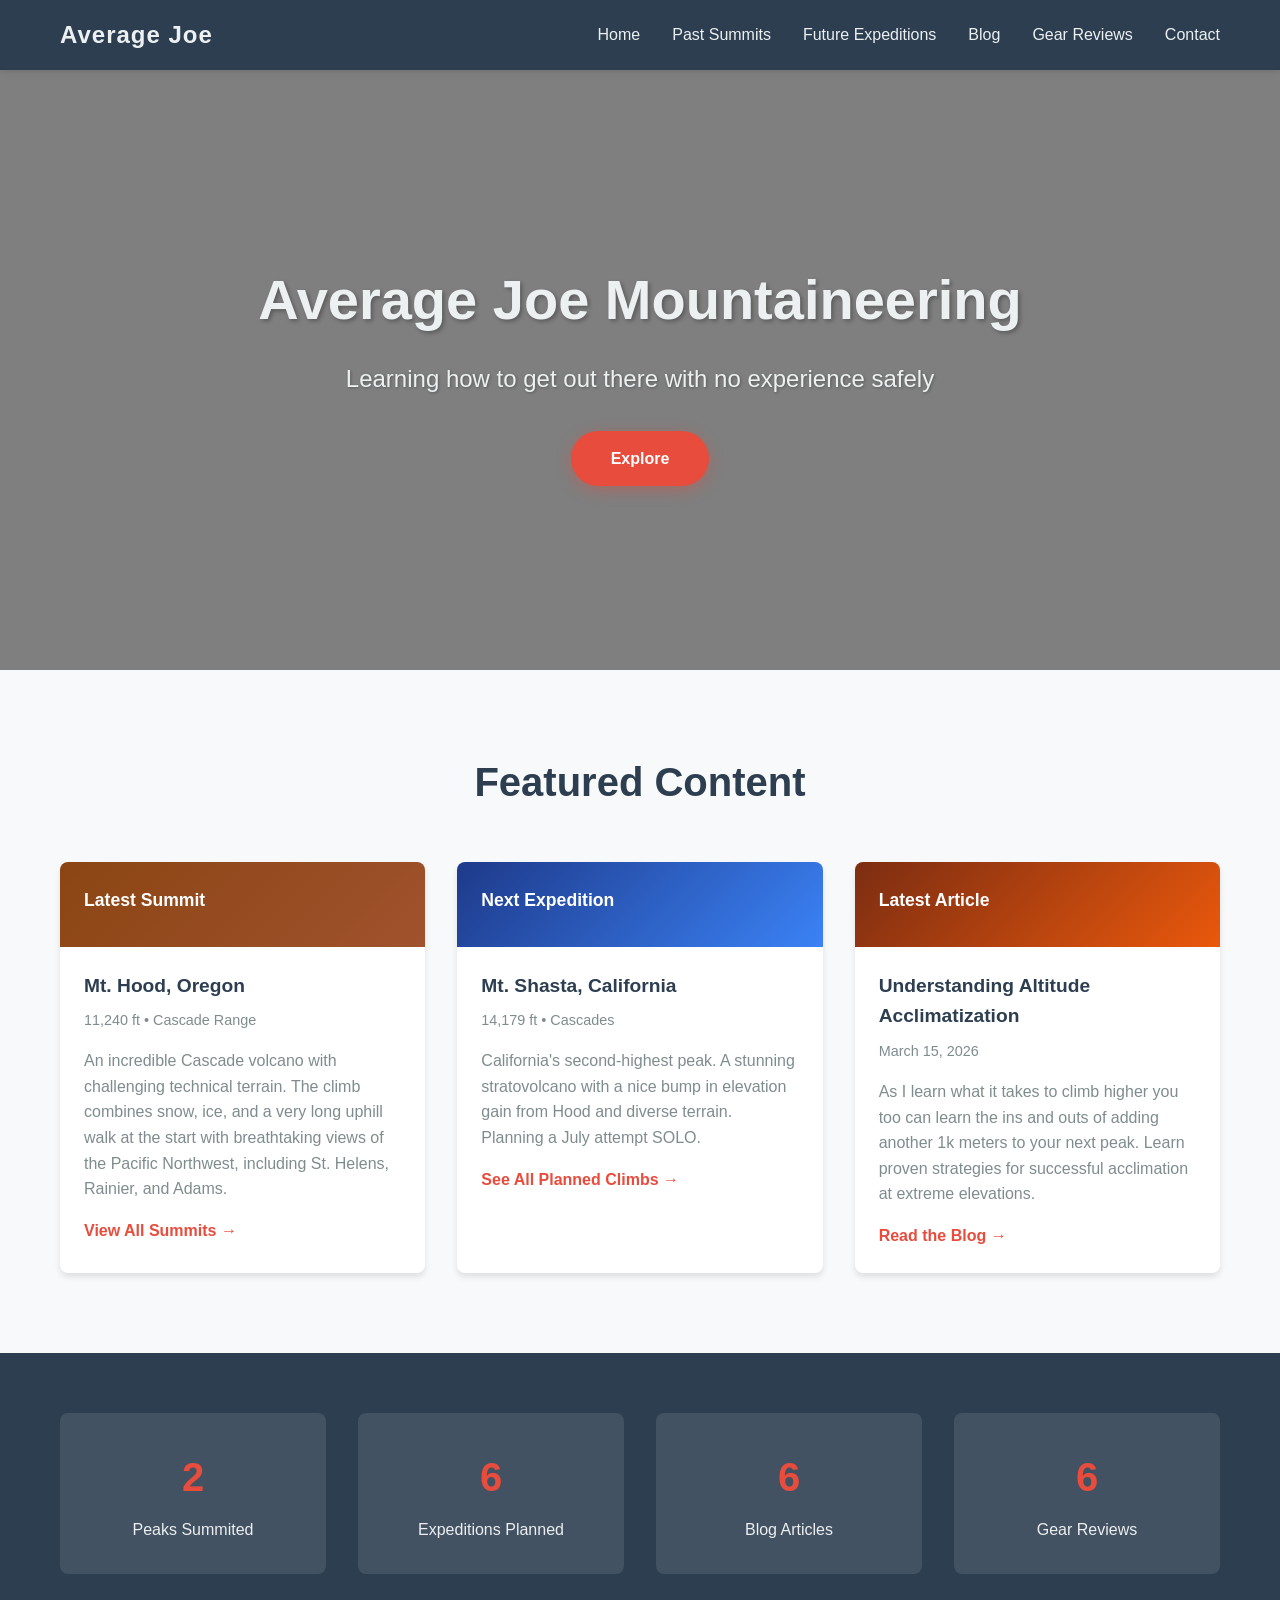
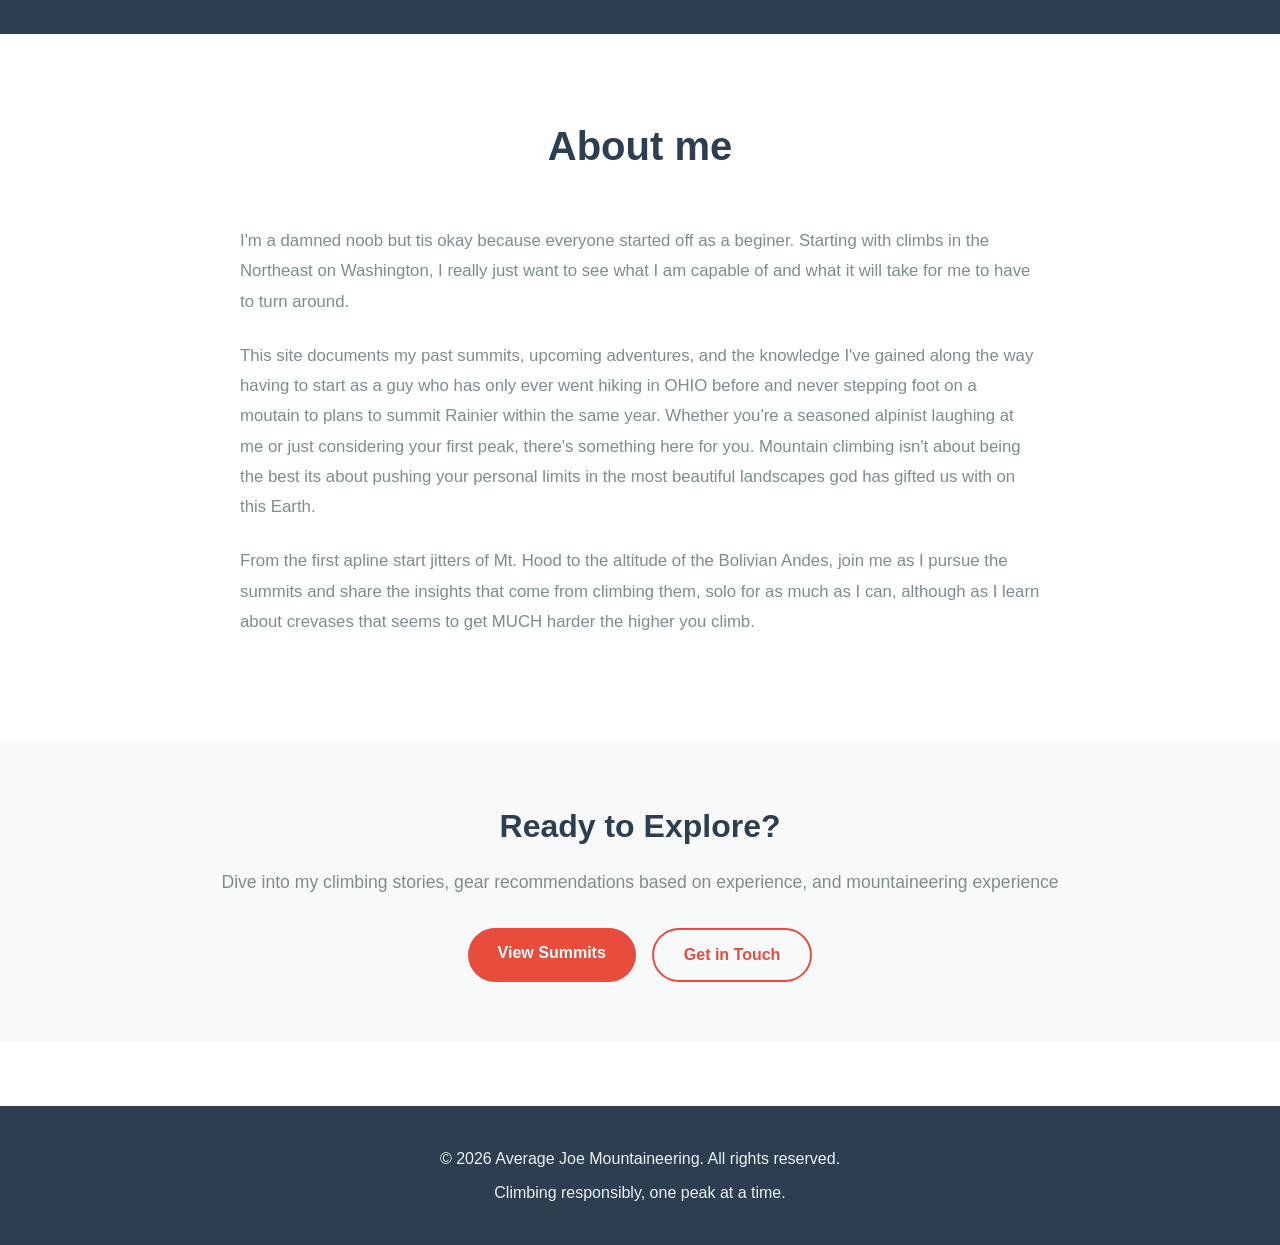
<file: index.html>
<!DOCTYPE html>
<html lang="en">
<head>
    <meta charset="UTF-8">
    <meta name="viewport" content="width=device-width, initial-scale=1.0">
    <title>Average Joe Mountaineering - From Noob to beginner</title>
    <link rel="stylesheet" href="styles.css">
</head>
<body>
    <!-- Navigation -->
    <nav class="navbar">
        <div class="nav-container">
            <div class="nav-brand">Average Joe</div>
            <ul class="nav-menu">
                <li><a href="index.html">Home</a></li>
                <li><a href="past-summits.html">Past Summits</a></li>
                <li><a href="future-expeditions.html">Future Expeditions</a></li>
                <li><a href="blog.html">Blog</a></li>
                <li><a href="gear-reviews.html">Gear Reviews</a></li>
                <li><a href="contact.html">Contact</a></li>
            </ul>
        </div>
    </nav>

    <!-- Hero Section -->
    <section class="hero">
        <div class="hero-content">
            <h1>Average Joe Mountaineering</h1>
            <p class="tagline">Learning how to get out there with no experience safely</p>
            <a href="#featured" class="cta-button">Explore</a>
        </div>
        <div class="hero-overlay"></div>
    </section>

    <!-- Featured Content -->
    <section id="featured" class="featured-section">
        <div class="container">
            <h2>Featured Content</h2>
            <div class="featured-grid">
                <div class="featured-card">
                    <div class="card-header summit-header">
                        <h3>Latest Summit</h3>
                    </div>
                    <div class="card-body">
                        <h4>Mt. Hood, Oregon</h4>
                        <p class="peak-info">11,240 ft • Cascade Range</p>
                        <p>An incredible Cascade volcano with challenging technical terrain. The climb combines snow, ice, and a very long uphill walk at the start with breathtaking views of the Pacific Northwest, including St. Helens, Rainier, and Adams.</p>
                        <a href="past-summits.html" class="card-link">View All Summits →</a>
                    </div>
                </div>

                <div class="featured-card">
                    <div class="card-header expedition-header">
                        <h3>Next Expedition</h3>
                    </div>
                    <div class="card-body">
                        <h4>Mt. Shasta, California</h4>
                        <p class="peak-info">14,179 ft • Cascades</p>
                        <p>California's second-highest peak. A stunning stratovolcano with a nice bump in elevation gain from Hood and diverse terrain. Planning a July attempt SOLO.</p>
                        <a href="future-expeditions.html" class="card-link">See All Planned Climbs →</a>
                    </div>
                </div>

                <div class="featured-card">
                    <div class="card-header blog-header">
                        <h3>Latest Article</h3>
                    </div>
                    <div class="card-body">
                        <h4>Understanding Altitude Acclimatization</h4>
                        <p class="article-date">March 15, 2026</p>
                        <p>As I learn what it takes to climb higher you too can learn the ins and outs of adding another 1k meters to your next peak. Learn proven strategies for successful acclimation at extreme elevations.</p>
                        <a href="blog.html" class="card-link">Read the Blog →</a>
                    </div>
                </div>
            </div>
        </div>
    </section>

    <!-- Quick Stats -->
    <section class="stats-section">
        <div class="container">
            <div class="stats-grid">
                <div class="stat-card">
                    <div class="stat-number">2</div>
                    <div class="stat-label">Peaks Summited</div>
                </div>
                <div class="stat-card">
                    <div class="stat-number">6</div>
                    <div class="stat-label">Expeditions Planned</div>
                </div>
                <div class="stat-card">
                    <div class="stat-number">6</div>
                    <div class="stat-label">Blog Articles</div>
                </div>
                <div class="stat-card">
                    <div class="stat-number">6</div>
                    <div class="stat-label">Gear Reviews</div>
                </div>
            </div>
        </div>
    </section>

    <!-- About Section -->
    <section class="about-section">
        <div class="container">
            <h2>About me</h2>
            <div class="about-content">
                <p>I'm a damned noob but tis okay because everyone started off as a beginer. Starting with climbs in the Northeast on Washington, I really just want to see what I am capable of and what it will take for me to have to turn around.</p>
                <p>This site documents my past summits, upcoming adventures, and the knowledge I've gained along the way having to start as a guy who has only ever went hiking in OHIO before and never stepping foot on a moutain to plans to summit Rainier within the same year. Whether you're a seasoned alpinist laughing at me or just considering your first peak, there's something here for you. Mountain climbing isn't about being the best its about pushing your personal limits in the most beautiful landscapes god has gifted us with on this Earth.</p>
                <p>From the first apline start jitters of Mt. Hood to the altitude of the Bolivian Andes, join me as I pursue the summits and share the insights that come from climbing them, solo for as much as I can, although as I learn about crevases that seems to get MUCH harder the higher you climb.</p>
            </div>
        </div>
    </section>

    <!-- Call to Action -->
    <section class="cta-section">
        <div class="container">
            <h2>Ready to Explore?</h2>
            <p>Dive into my climbing stories, gear recommendations based on experience, and mountaineering experience</p>
            <div class="cta-buttons">
                <a href="past-summits.html" class="btn btn-primary">View Summits</a>
                <a href="contact.html" class="btn btn-secondary">Get in Touch</a>
            </div>
        </div>
    </section>

    <!-- Footer -->
    <footer class="footer">
        <div class="container">
            <p>&copy; 2026 Average Joe Mountaineering. All rights reserved.</p>
            <p>Climbing responsibly, one peak at a time.</p>
        </div>
    </footer>

    <script src="script.js"></script>
</body>
</html>
</file>
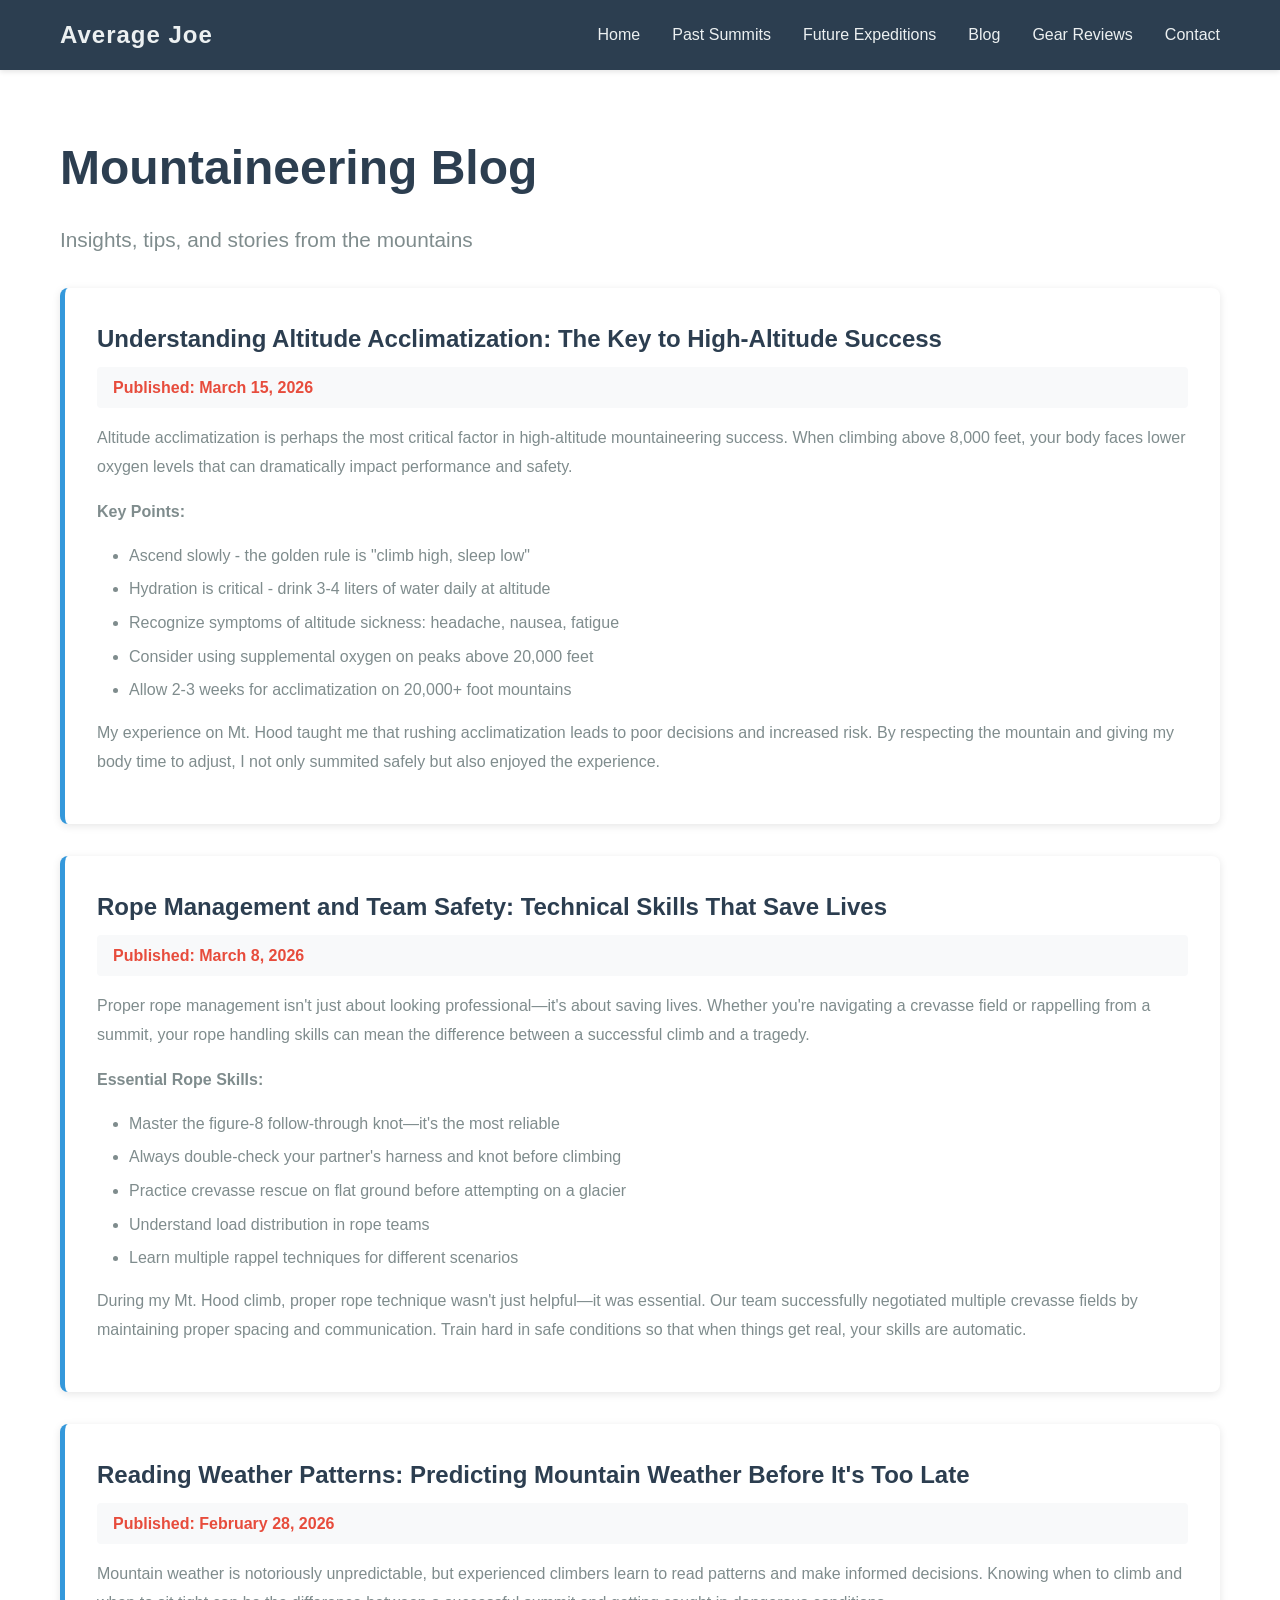
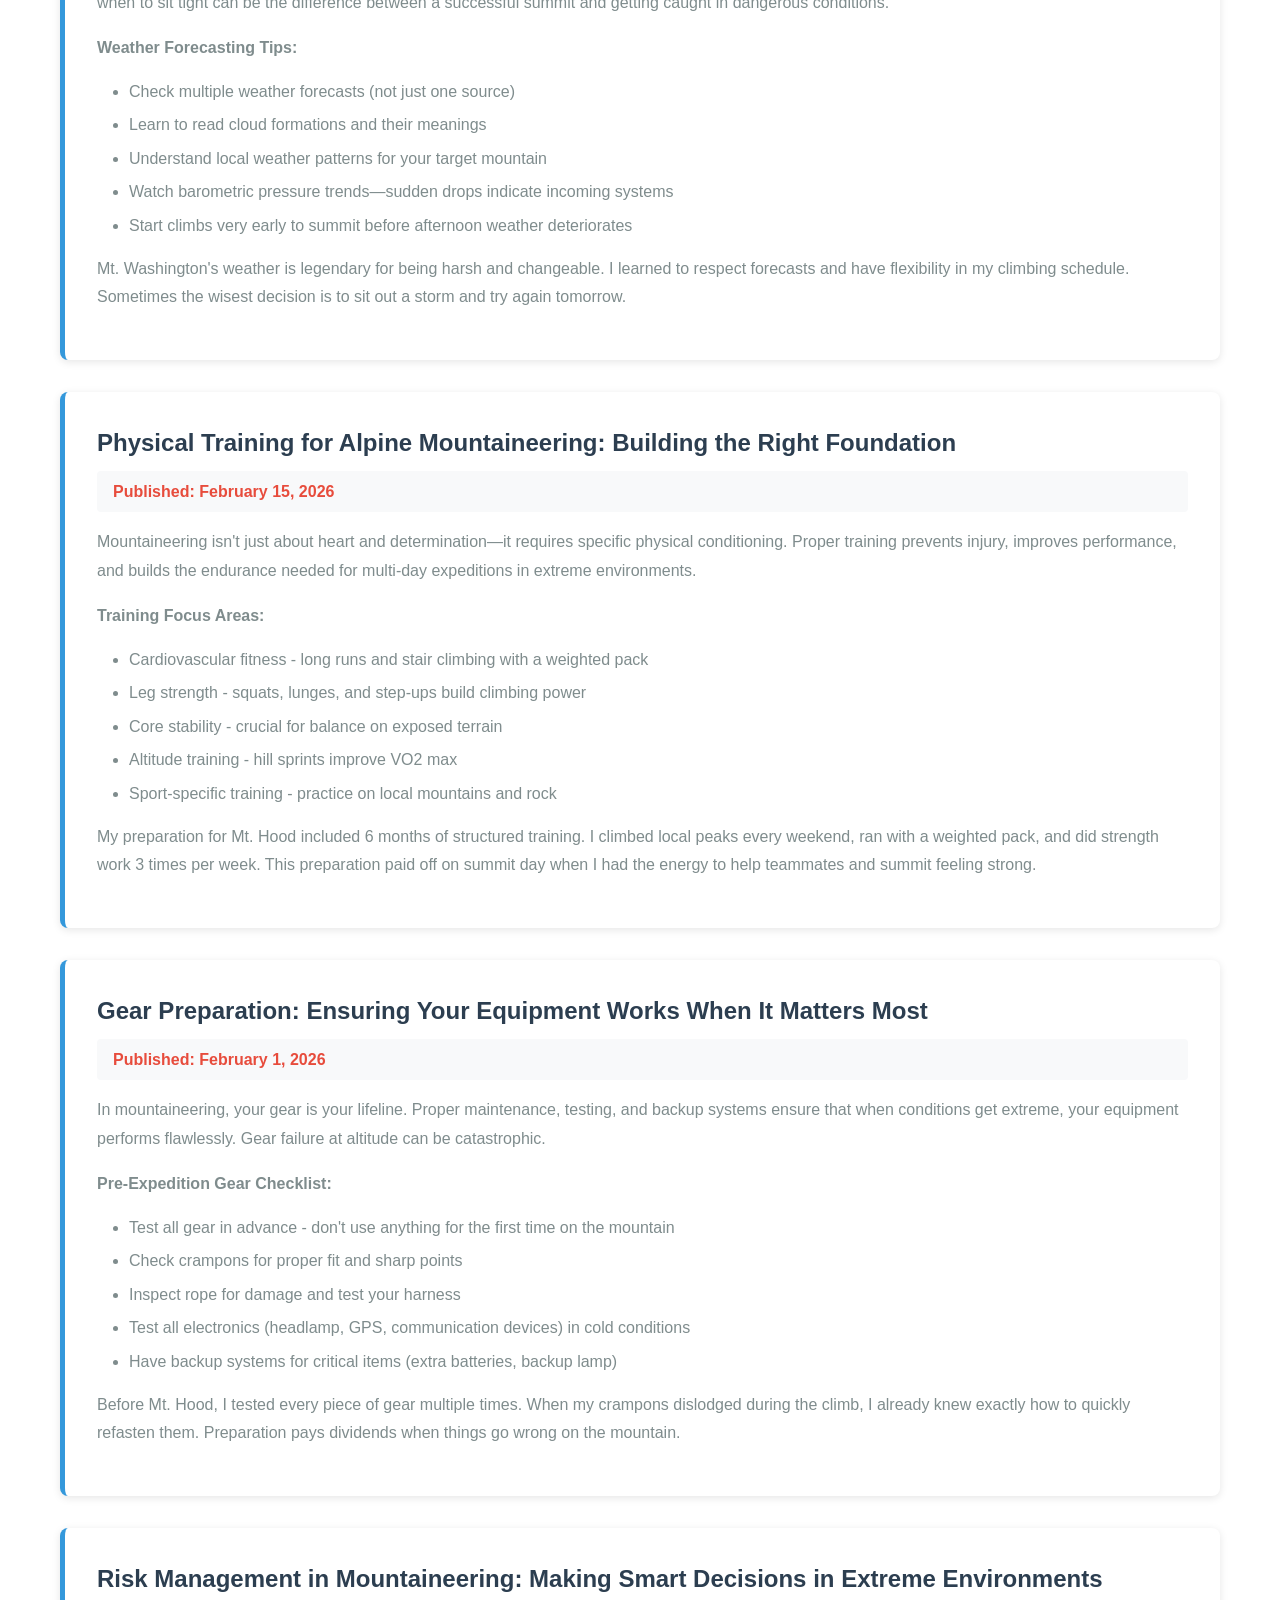
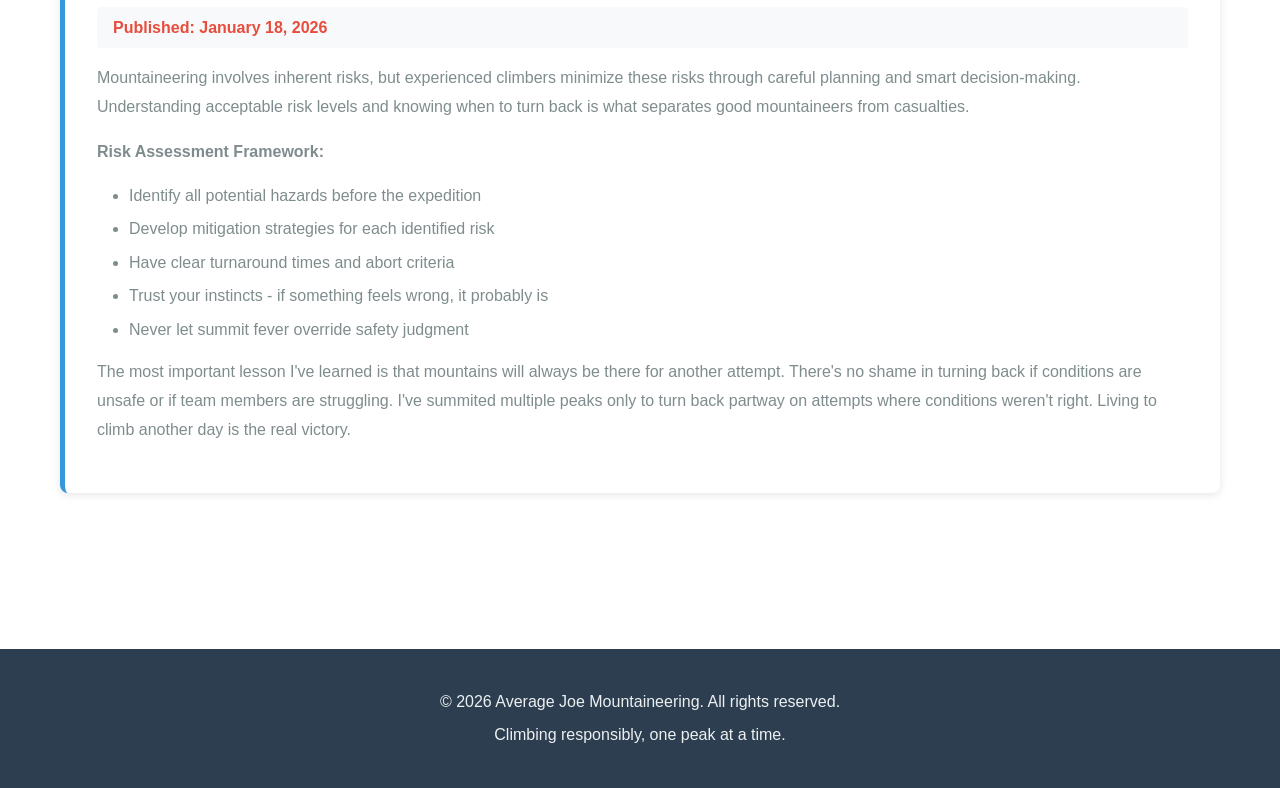
<file: blog.html>
<!DOCTYPE html>
<html lang="en">
<head>
    <meta charset="UTF-8">
    <meta name="viewport" content="width=device-width, initial-scale=1.0">
    <title>Mountaineering Blog - Average Joe Mountaineering</title>
    <link rel="stylesheet" href="styles.css">
</head>
<body>
    <!-- Navigation -->
    <nav class="navbar">
        <div class="nav-container">
            <div class="nav-brand">Average Joe</div>
            <ul class="nav-menu">
                <li><a href="index.html">Home</a></li>
                <li><a href="past-summits.html">Past Summits</a></li>
                <li><a href="future-expeditions.html">Future Expeditions</a></li>
                <li><a href="blog.html">Blog</a></li>
                <li><a href="gear-reviews.html">Gear Reviews</a></li>
                <li><a href="contact.html">Contact</a></li>
            </ul>
        </div>
    </nav>

    <!-- Page Content -->
    <section class="page-section">
        <div class="container">
            <h1>Mountaineering Blog</h1>
            <p class="subtitle">Insights, tips, and stories from the mountains</p>

            <!-- Article 1 -->
            <div class="blog-article">
                <h3>Understanding Altitude Acclimatization: The Key to High-Altitude Success</h3>
                <div class="date">Published: March 15, 2026</div>
                <p>Altitude acclimatization is perhaps the most critical factor in high-altitude mountaineering success. When climbing above 8,000 feet, your body faces lower oxygen levels that can dramatically impact performance and safety.</p>
                <p><strong>Key Points:</strong></p>
                <ul style="color: var(--text-muted); padding-left: 2rem; margin: 1rem 0;">
                    <li>Ascend slowly - the golden rule is "climb high, sleep low"</li>
                    <li>Hydration is critical - drink 3-4 liters of water daily at altitude</li>
                    <li>Recognize symptoms of altitude sickness: headache, nausea, fatigue</li>
                    <li>Consider using supplemental oxygen on peaks above 20,000 feet</li>
                    <li>Allow 2-3 weeks for acclimatization on 20,000+ foot mountains</li>
                </ul>
                <p>My experience on Mt. Hood taught me that rushing acclimatization leads to poor decisions and increased risk. By respecting the mountain and giving my body time to adjust, I not only summited safely but also enjoyed the experience.</p>
            </div>

            <!-- Article 2 -->
            <div class="blog-article">
                <h3>Rope Management and Team Safety: Technical Skills That Save Lives</h3>
                <div class="date">Published: March 8, 2026</div>
                <p>Proper rope management isn't just about looking professional—it's about saving lives. Whether you're navigating a crevasse field or rappelling from a summit, your rope handling skills can mean the difference between a successful climb and a tragedy.</p>
                <p><strong>Essential Rope Skills:</strong></p>
                <ul style="color: var(--text-muted); padding-left: 2rem; margin: 1rem 0;">
                    <li>Master the figure-8 follow-through knot—it's the most reliable</li>
                    <li>Always double-check your partner's harness and knot before climbing</li>
                    <li>Practice crevasse rescue on flat ground before attempting on a glacier</li>
                    <li>Understand load distribution in rope teams</li>
                    <li>Learn multiple rappel techniques for different scenarios</li>
                </ul>
                <p>During my Mt. Hood climb, proper rope technique wasn't just helpful—it was essential. Our team successfully negotiated multiple crevasse fields by maintaining proper spacing and communication. Train hard in safe conditions so that when things get real, your skills are automatic.</p>
            </div>

            <!-- Article 3 -->
            <div class="blog-article">
                <h3>Reading Weather Patterns: Predicting Mountain Weather Before It's Too Late</h3>
                <div class="date">Published: February 28, 2026</div>
                <p>Mountain weather is notoriously unpredictable, but experienced climbers learn to read patterns and make informed decisions. Knowing when to climb and when to sit tight can be the difference between a successful summit and getting caught in dangerous conditions.</p>
                <p><strong>Weather Forecasting Tips:</strong></p>
                <ul style="color: var(--text-muted); padding-left: 2rem; margin: 1rem 0;">
                    <li>Check multiple weather forecasts (not just one source)</li>
                    <li>Learn to read cloud formations and their meanings</li>
                    <li>Understand local weather patterns for your target mountain</li>
                    <li>Watch barometric pressure trends—sudden drops indicate incoming systems</li>
                    <li>Start climbs very early to summit before afternoon weather deteriorates</li>
                </ul>
                <p>Mt. Washington's weather is legendary for being harsh and changeable. I learned to respect forecasts and have flexibility in my climbing schedule. Sometimes the wisest decision is to sit out a storm and try again tomorrow.</p>
            </div>

            <!-- Article 4 -->
            <div class="blog-article">
                <h3>Physical Training for Alpine Mountaineering: Building the Right Foundation</h3>
                <div class="date">Published: February 15, 2026</div>
                <p>Mountaineering isn't just about heart and determination—it requires specific physical conditioning. Proper training prevents injury, improves performance, and builds the endurance needed for multi-day expeditions in extreme environments.</p>
                <p><strong>Training Focus Areas:</strong></p>
                <ul style="color: var(--text-muted); padding-left: 2rem; margin: 1rem 0;">
                    <li>Cardiovascular fitness - long runs and stair climbing with a weighted pack</li>
                    <li>Leg strength - squats, lunges, and step-ups build climbing power</li>
                    <li>Core stability - crucial for balance on exposed terrain</li>
                    <li>Altitude training - hill sprints improve VO2 max</li>
                    <li>Sport-specific training - practice on local mountains and rock</li>
                </ul>
                <p>My preparation for Mt. Hood included 6 months of structured training. I climbed local peaks every weekend, ran with a weighted pack, and did strength work 3 times per week. This preparation paid off on summit day when I had the energy to help teammates and summit feeling strong.</p>
            </div>

            <!-- Article 5 -->
            <div class="blog-article">
                <h3>Gear Preparation: Ensuring Your Equipment Works When It Matters Most</h3>
                <div class="date">Published: February 1, 2026</div>
                <p>In mountaineering, your gear is your lifeline. Proper maintenance, testing, and backup systems ensure that when conditions get extreme, your equipment performs flawlessly. Gear failure at altitude can be catastrophic.</p>
                <p><strong>Pre-Expedition Gear Checklist:</strong></p>
                <ul style="color: var(--text-muted); padding-left: 2rem; margin: 1rem 0;">
                    <li>Test all gear in advance - don't use anything for the first time on the mountain</li>
                    <li>Check crampons for proper fit and sharp points</li>
                    <li>Inspect rope for damage and test your harness</li>
                    <li>Test all electronics (headlamp, GPS, communication devices) in cold conditions</li>
                    <li>Have backup systems for critical items (extra batteries, backup lamp)</li>
                </ul>
                <p>Before Mt. Hood, I tested every piece of gear multiple times. When my crampons dislodged during the climb, I already knew exactly how to quickly refasten them. Preparation pays dividends when things go wrong on the mountain.</p>
            </div>

            <!-- Article 6 -->
            <div class="blog-article">
                <h3>Risk Management in Mountaineering: Making Smart Decisions in Extreme Environments</h3>
                <div class="date">Published: January 18, 2026</div>
                <p>Mountaineering involves inherent risks, but experienced climbers minimize these risks through careful planning and smart decision-making. Understanding acceptable risk levels and knowing when to turn back is what separates good mountaineers from casualties.</p>
                <p><strong>Risk Assessment Framework:</strong></p>
                <ul style="color: var(--text-muted); padding-left: 2rem; margin: 1rem 0;">
                    <li>Identify all potential hazards before the expedition</li>
                    <li>Develop mitigation strategies for each identified risk</li>
                    <li>Have clear turnaround times and abort criteria</li>
                    <li>Trust your instincts - if something feels wrong, it probably is</li>
                    <li>Never let summit fever override safety judgment</li>
                </ul>
                <p>The most important lesson I've learned is that mountains will always be there for another attempt. There's no shame in turning back if conditions are unsafe or if team members are struggling. I've summited multiple peaks only to turn back partway on attempts where conditions weren't right. Living to climb another day is the real victory.</p>
            </div>
        </div>
    </section>

    <!-- Footer -->
    <footer class="footer">
        <div class="container">
            <p>&copy; 2026 Average Joe Mountaineering. All rights reserved.</p>
            <p>Climbing responsibly, one peak at a time.</p>
        </div>
    </footer>

    <script src="script.js"></script>
</body>
</html>
</file>
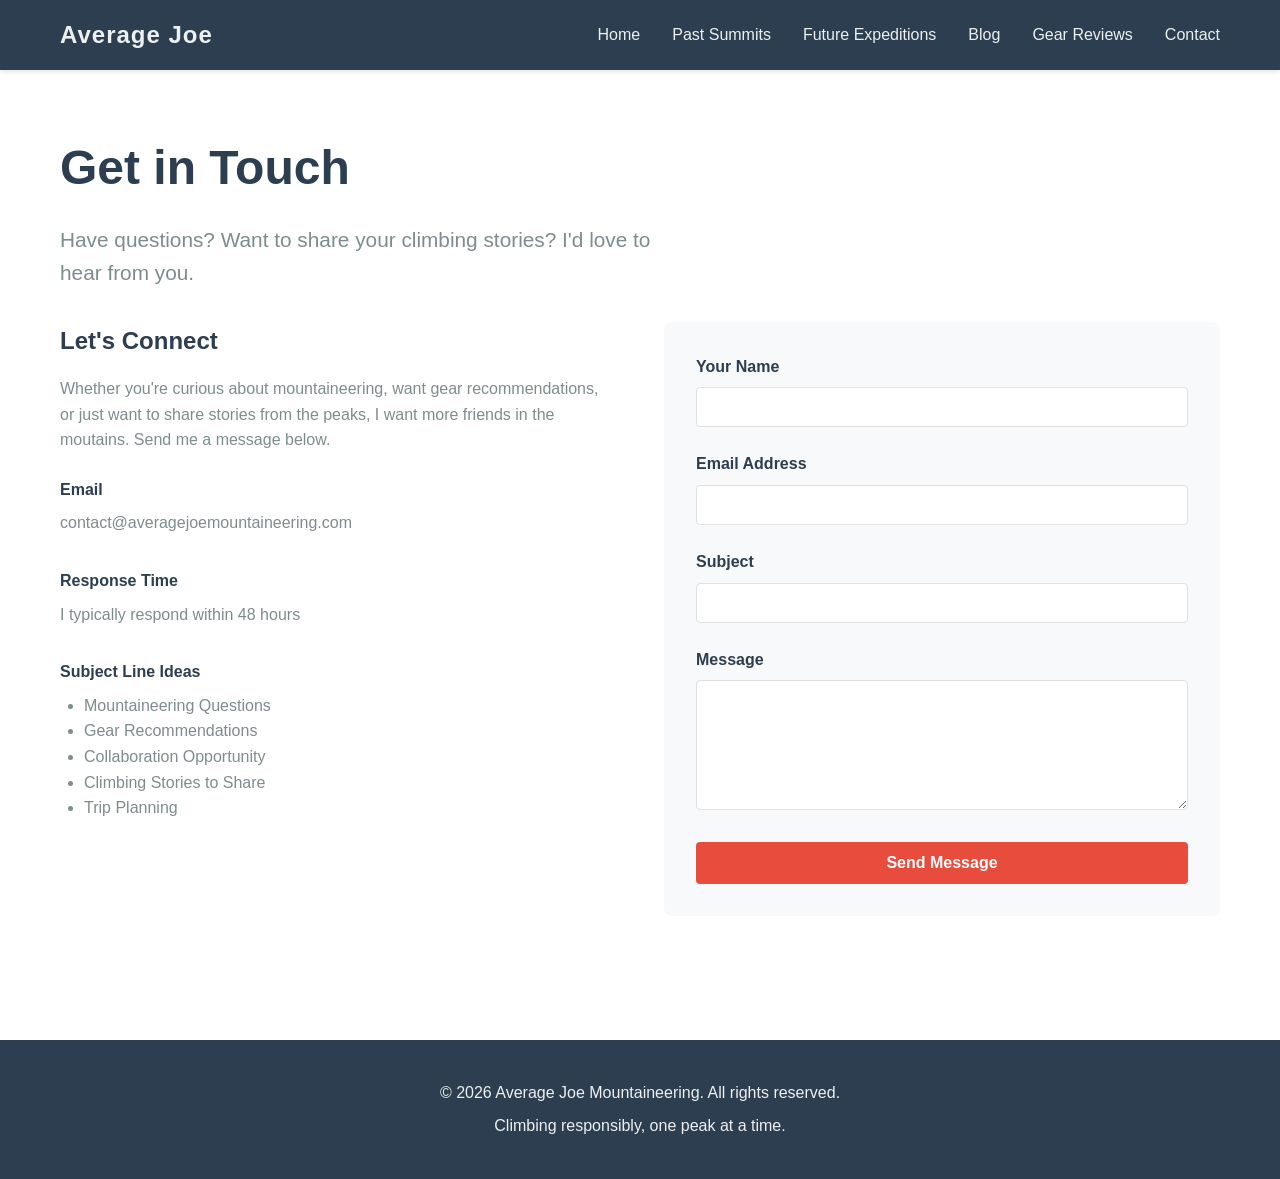
<file: contact.html>
<!DOCTYPE html>
<html lang="en">
<head>
    <meta charset="UTF-8">
    <meta name="viewport" content="width=device-width, initial-scale=1.0">
    <title>Contact - Average Joe Mountaineering</title>
    <link rel="stylesheet" href="styles.css">
</head>
<body>
    <!-- Navigation -->
    <nav class="navbar">
        <div class="nav-container">
            <div class="nav-brand">Average Joe</div>
            <ul class="nav-menu">
                <li><a href="index.html">Home</a></li>
                <li><a href="past-summits.html">Past Summits</a></li>
                <li><a href="future-expeditions.html">Future Expeditions</a></li>
                <li><a href="blog.html">Blog</a></li>
                <li><a href="gear-reviews.html">Gear Reviews</a></li>
                <li><a href="contact.html">Contact</a></li>
            </ul>
        </div>
    </nav>

    <!-- Page Content -->
    <section class="page-section">
        <div class="container">
            <h1>Get in Touch</h1>
            <p class="subtitle">Have questions? Want to share your climbing stories? I'd love to hear from you.</p>

            <div class="contact-container">
                <div class="contact-info">
                    <h2>Let's Connect</h2>
                    <p>Whether you're curious about mountaineering, want gear recommendations, or just want to share stories from the peaks, I want more friends in the moutains. Send me a message below.</p>
                    
                    <div class="info-item">
                        <h4>Email</h4>
                        <p>contact@averagejoemountaineering.com</p>
                    </div>
                    
                    <div class="info-item">
                        <h4>Response Time</h4>
                        <p>I typically respond within 48 hours</p>
                    </div>
                    
                    <div class="info-item">
                        <h4>Subject Line Ideas</h4>
                        <ul style="margin-top: 0.5rem;">
                            <li>Mountaineering Questions</li>
                            <li>Gear Recommendations</li>
                            <li>Collaboration Opportunity</li>
                            <li>Climbing Stories to Share</li>
                            <li>Trip Planning</li>
                        </ul>
                    </div>
                </div>

                <form class="contact-form">
                    <div class="form-group">
                        <label for="name">Your Name</label>
                        <input type="text" id="name" name="name" required>
                    </div>

                    <div class="form-group">
                        <label for="email">Email Address</label>
                        <input type="email" id="email" name="email" required>
                    </div>

                    <div class="form-group">
                        <label for="subject">Subject</label>
                        <input type="text" id="subject" name="subject" required>
                    </div>

                    <div class="form-group">
                        <label for="message">Message</label>
                        <textarea id="message" name="message" rows="6" required></textarea>
                    </div>

                    <button type="submit" class="submit-btn">Send Message</button>
                </form>
            </div>
        </div>
    </section>

    <!-- Footer -->
    <footer class="footer">
        <div class="container">
            <p>&copy; 2026 Average Joe Mountaineering. All rights reserved.</p>
            <p>Climbing responsibly, one peak at a time.</p>
        </div>
    </footer>

    <script src="script.js"></script>
</body>
</html>
</file>
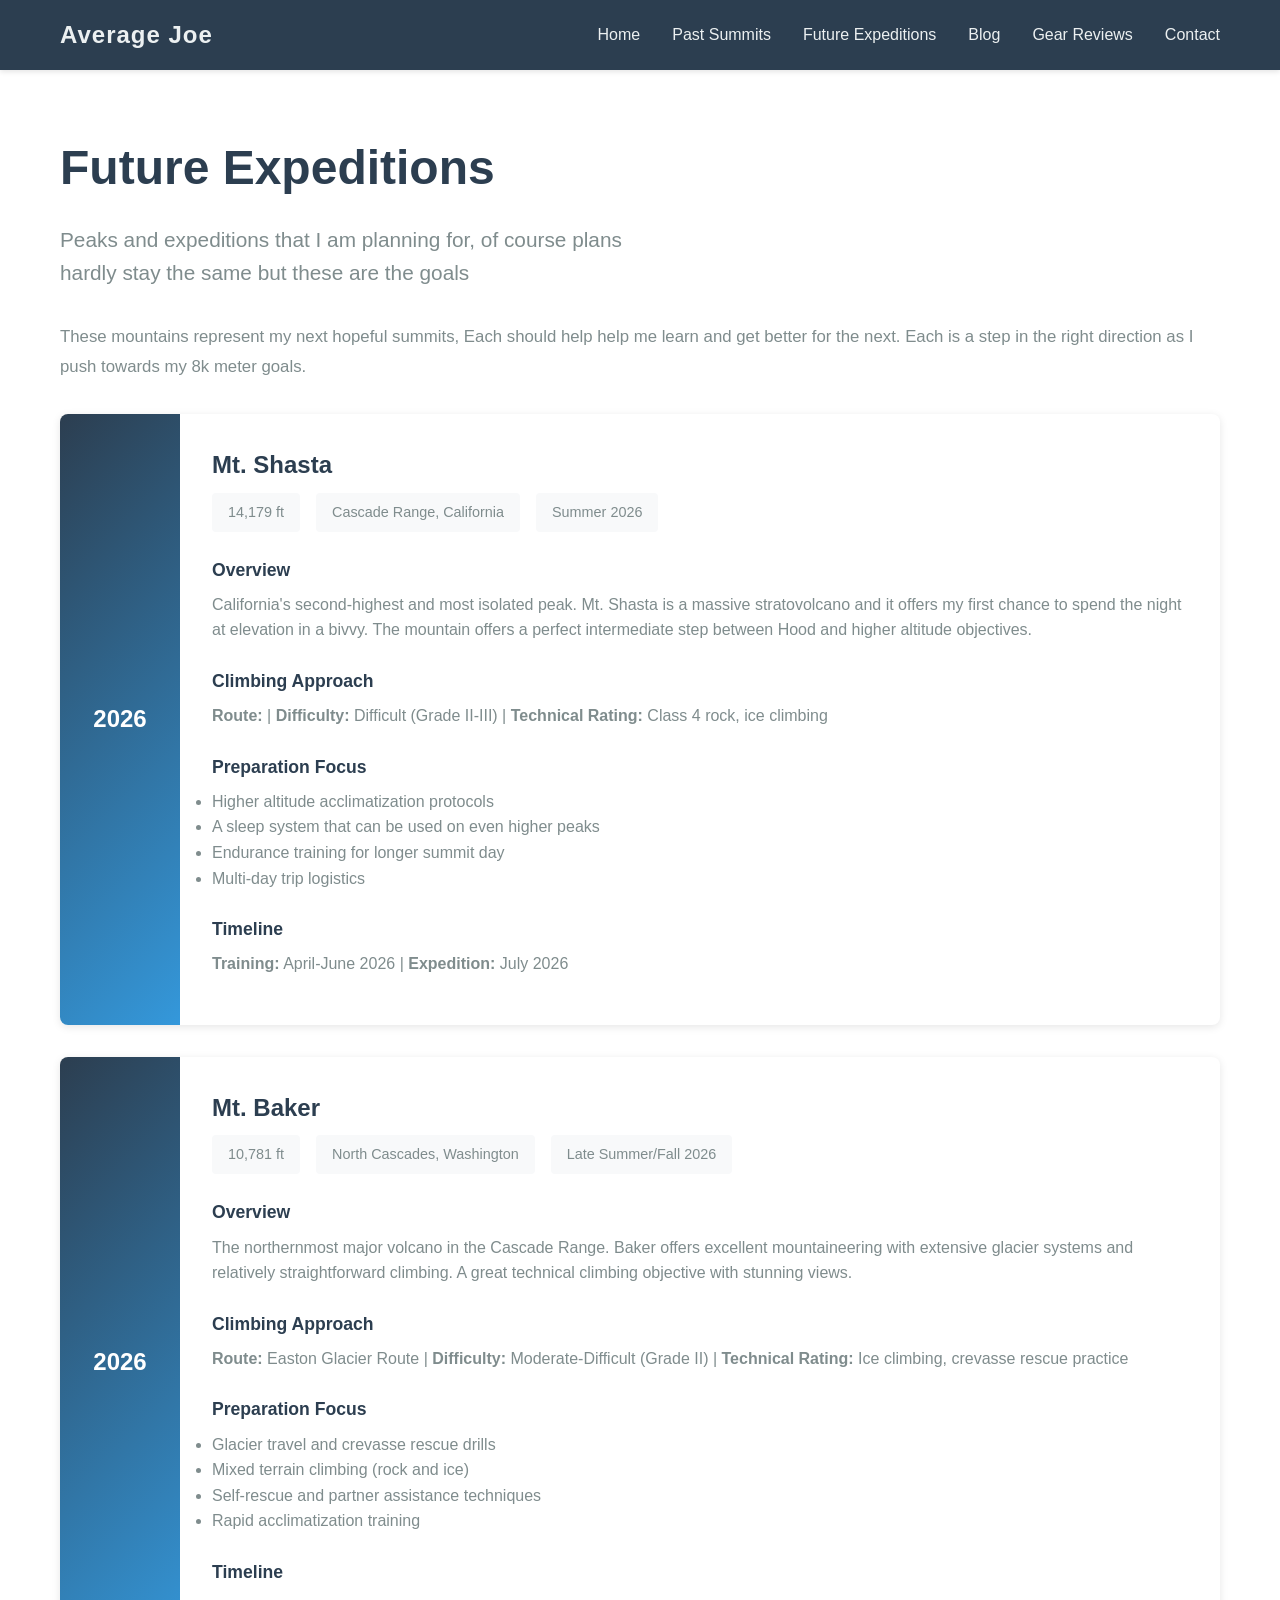
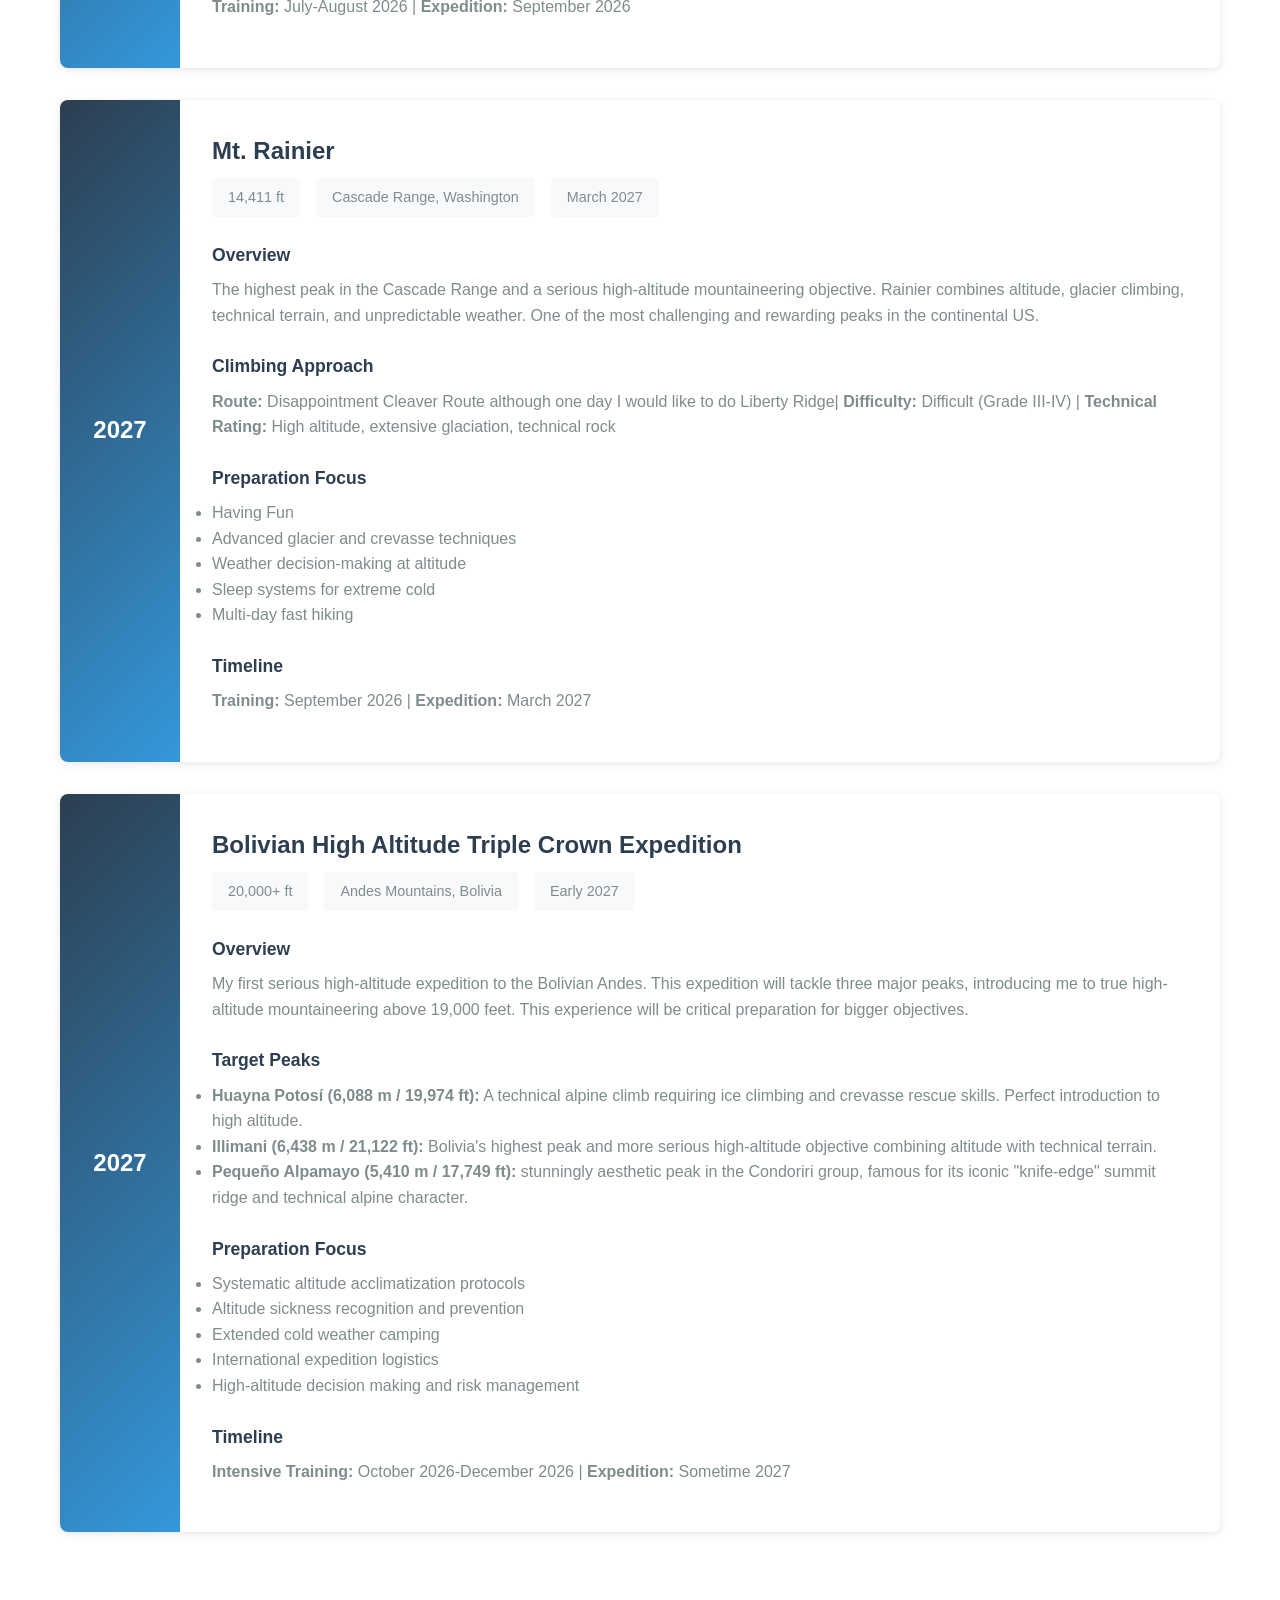
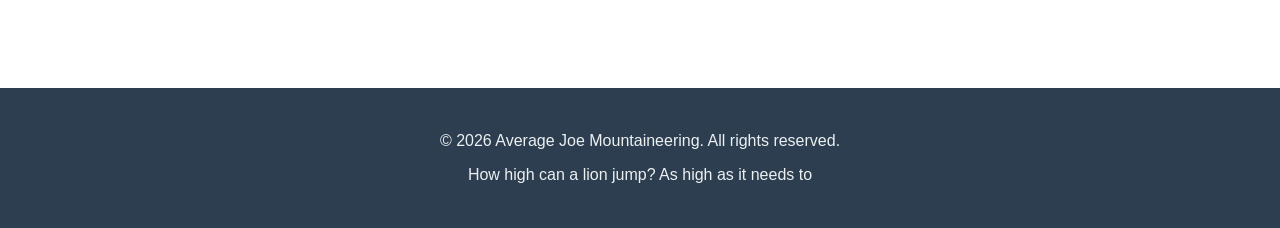
<file: future-expeditions.html>
<!DOCTYPE html>
<html lang="en">
<head>
    <meta charset="UTF-8">
    <meta name="viewport" content="width=device-width, initial-scale=1.0">
    <title>Future Expeditions - Average Joe Mountaineering</title>
    <link rel="stylesheet" href="styles.css">
</head>
<body>
    <!-- Navigation -->
    <nav class="navbar">
        <div class="nav-container">
            <div class="nav-brand">Average Joe</div>
            <ul class="nav-menu">
                <li><a href="index.html">Home</a></li>
                <li><a href="past-summits.html">Past Summits</a></li>
                <li><a href="future-expeditions.html">Future Expeditions</a></li>
                <li><a href="blog.html">Blog</a></li>
                <li><a href="gear-reviews.html">Gear Reviews</a></li>
                <li><a href="contact.html">Contact</a></li>
            </ul>
        </div>
    </nav>

    <!-- Page Content -->
    <section class="page-section">
        <div class="container">
            <h1>Future Expeditions</h1>
            <p class="subtitle">Peaks and expeditions that I am planning for, of course plans hardly stay the same but these are the goals</p>
            <p class="expedition-intro">These mountains represent my next hopeful summits, Each should help help me learn and get better for the next. Each is a step in the right direction as I push towards my 8k meter goals.</p>

            <!-- Expedition 1 -->
            <div class="expedition-card">
                <div class="expedition-timeline">2026</div>
                <div class="expedition-content">
                    <h2>Mt. Shasta</h2>
                    <div class="expedition-meta">
                        <span class="elevation">14,179 ft</span>
                        <span class="location">Cascade Range, California</span>
                        <span class="season">Summer 2026</span>
                    </div>
                    <h3>Overview</h3>
                    <p>California's second-highest and most isolated peak. Mt. Shasta is a massive stratovolcano and it offers my first chance to spend the night at elevation in a bivvy. The mountain offers a perfect intermediate step between Hood and higher altitude objectives.</p>
                    <h3>Climbing Approach</h3>
                    <p><strong>Route:</strong>  | <strong>Difficulty:</strong> Difficult (Grade II-III) | <strong>Technical Rating:</strong> Class 4 rock, ice climbing</p>
                    <h3>Preparation Focus</h3>
                    <ul>
                        <li>Higher altitude acclimatization protocols</li>
                        <li>A sleep system that can be used on even higher peaks</li>
                        <li>Endurance training for longer summit day</li>
                        <li>Multi-day trip logistics</li>
                    </ul>
                    <h3>Timeline</h3>
                    <p><strong>Training:</strong> April-June 2026 | <strong>Expedition:</strong> July 2026</p>
                </div>
            </div>

            <!-- Expedition 2 -->
            <div class="expedition-card">
                <div class="expedition-timeline">2026</div>
                <div class="expedition-content">
                    <h2>Mt. Baker</h2>
                    <div class="expedition-meta">
                        <span class="elevation">10,781 ft</span>
                        <span class="location">North Cascades, Washington</span>
                        <span class="season">Late Summer/Fall 2026</span>
                    </div>
                    <h3>Overview</h3>
                    <p>The northernmost major volcano in the Cascade Range. Baker offers excellent mountaineering with extensive glacier systems and relatively straightforward climbing. A great technical climbing objective with stunning views.</p>
                    <h3>Climbing Approach</h3>
                    <p><strong>Route:</strong> Easton Glacier Route | <strong>Difficulty:</strong> Moderate-Difficult (Grade II) | <strong>Technical Rating:</strong> Ice climbing, crevasse rescue practice</p>
                    <h3>Preparation Focus</h3>
                    <ul>
                        <li>Glacier travel and crevasse rescue drills</li>
                        <li>Mixed terrain climbing (rock and ice)</li>
                        <li>Self-rescue and partner assistance techniques</li>
                        <li>Rapid acclimatization training</li>
                    </ul>
                    <h3>Timeline</h3>
                    <p><strong>Training:</strong> July-August 2026 | <strong>Expedition:</strong> September 2026</p>
                </div>
            </div>

            <!-- Expedition 3 -->
            <div class="expedition-card">
                <div class="expedition-timeline">2027</div>
                <div class="expedition-content">
                    <h2>Mt. Rainier</h2>
                    <div class="expedition-meta">
                        <span class="elevation">14,411 ft</span>
                        <span class="location">Cascade Range, Washington</span>
                        <span class="season">March 2027</span>
                    </div>
                    <h3>Overview</h3>
                    <p>The highest peak in the Cascade Range and a serious high-altitude mountaineering objective. Rainier combines altitude, glacier climbing, technical terrain, and unpredictable weather. One of the most challenging and rewarding peaks in the continental US.</p>
                    <h3>Climbing Approach</h3>
                    <p><strong>Route:</strong> Disappointment Cleaver Route although one day I would like to do Liberty Ridge| <strong>Difficulty:</strong> Difficult (Grade III-IV) | <strong>Technical Rating:</strong> High altitude, extensive glaciation, technical rock</p>
                    <h3>Preparation Focus</h3>
                    <ul>
                        <li>Having Fun</li>
                        <li>Advanced glacier and crevasse techniques</li>
                        <li>Weather decision-making at altitude</li>
                        <li>Sleep systems for extreme cold</li>
                        <li>Multi-day fast hiking</li>
                    </ul>
                    <h3>Timeline</h3>
                    <p><strong>Training:</strong> September 2026 | <strong>Expedition:</strong> March 2027</p>
                </div>
            </div>

            <!-- Expedition 4 & 5 -->
            <div class="expedition-card">
                <div class="expedition-timeline">2027</div>
                <div class="expedition-content">
                    <h2>Bolivian High Altitude Triple Crown Expedition</h2>
                    <div class="expedition-meta">
                        <span class="elevation">20,000+ ft</span>
                        <span class="location">Andes Mountains, Bolivia</span>
                        <span class="season">Early 2027</span>
                    </div>
                    <h3>Overview</h3>
                    <p>My first serious high-altitude expedition to the Bolivian Andes. This expedition will tackle three major peaks, introducing me to true high-altitude mountaineering above 19,000 feet. This experience will be critical preparation for bigger objectives.</p>
                    <h3>Target Peaks</h3>
                    <ul>
                        <li><strong>Huayna Potosí (6,088 m / 19,974 ft):</strong> A technical alpine climb requiring ice climbing and crevasse rescue skills. Perfect introduction to high altitude.</li>
                        <li><strong>Illimani (6,438 m / 21,122 ft):</strong> Bolivia's highest peak and more serious high-altitude objective combining altitude with technical terrain.</li>
                        <li><strong> Pequeño Alpamayo (5,410 m / 17,749 ft):</strong> stunningly aesthetic peak in the Condoriri group, famous for its iconic "knife-edge" summit ridge and technical alpine character.</li>
                    </ul>
                    <h3>Preparation Focus</h3>
                    <ul>
                        <li>Systematic altitude acclimatization protocols</li>
                        <li>Altitude sickness recognition and prevention</li>
                        <li>Extended cold weather camping</li>
                        <li>International expedition logistics</li>
                        <li>High-altitude decision making and risk management</li>
                    </ul>
                    <h3>Timeline</h3>
                    <p><strong>Intensive Training:</strong> October 2026-December 2026 | <strong>Expedition:</strong> Sometime 2027</p>
                </div>
            </div>
        </div>
    </section>

    <!-- Footer -->
    <footer class="footer">
        <div class="container">
            <p>&copy; 2026 Average Joe Mountaineering. All rights reserved.</p>
            <p>How high can a lion jump? As high as it needs to</p>
        </div>
    </footer>

    <script src="script.js"></script>
</body>
</html>
</file>
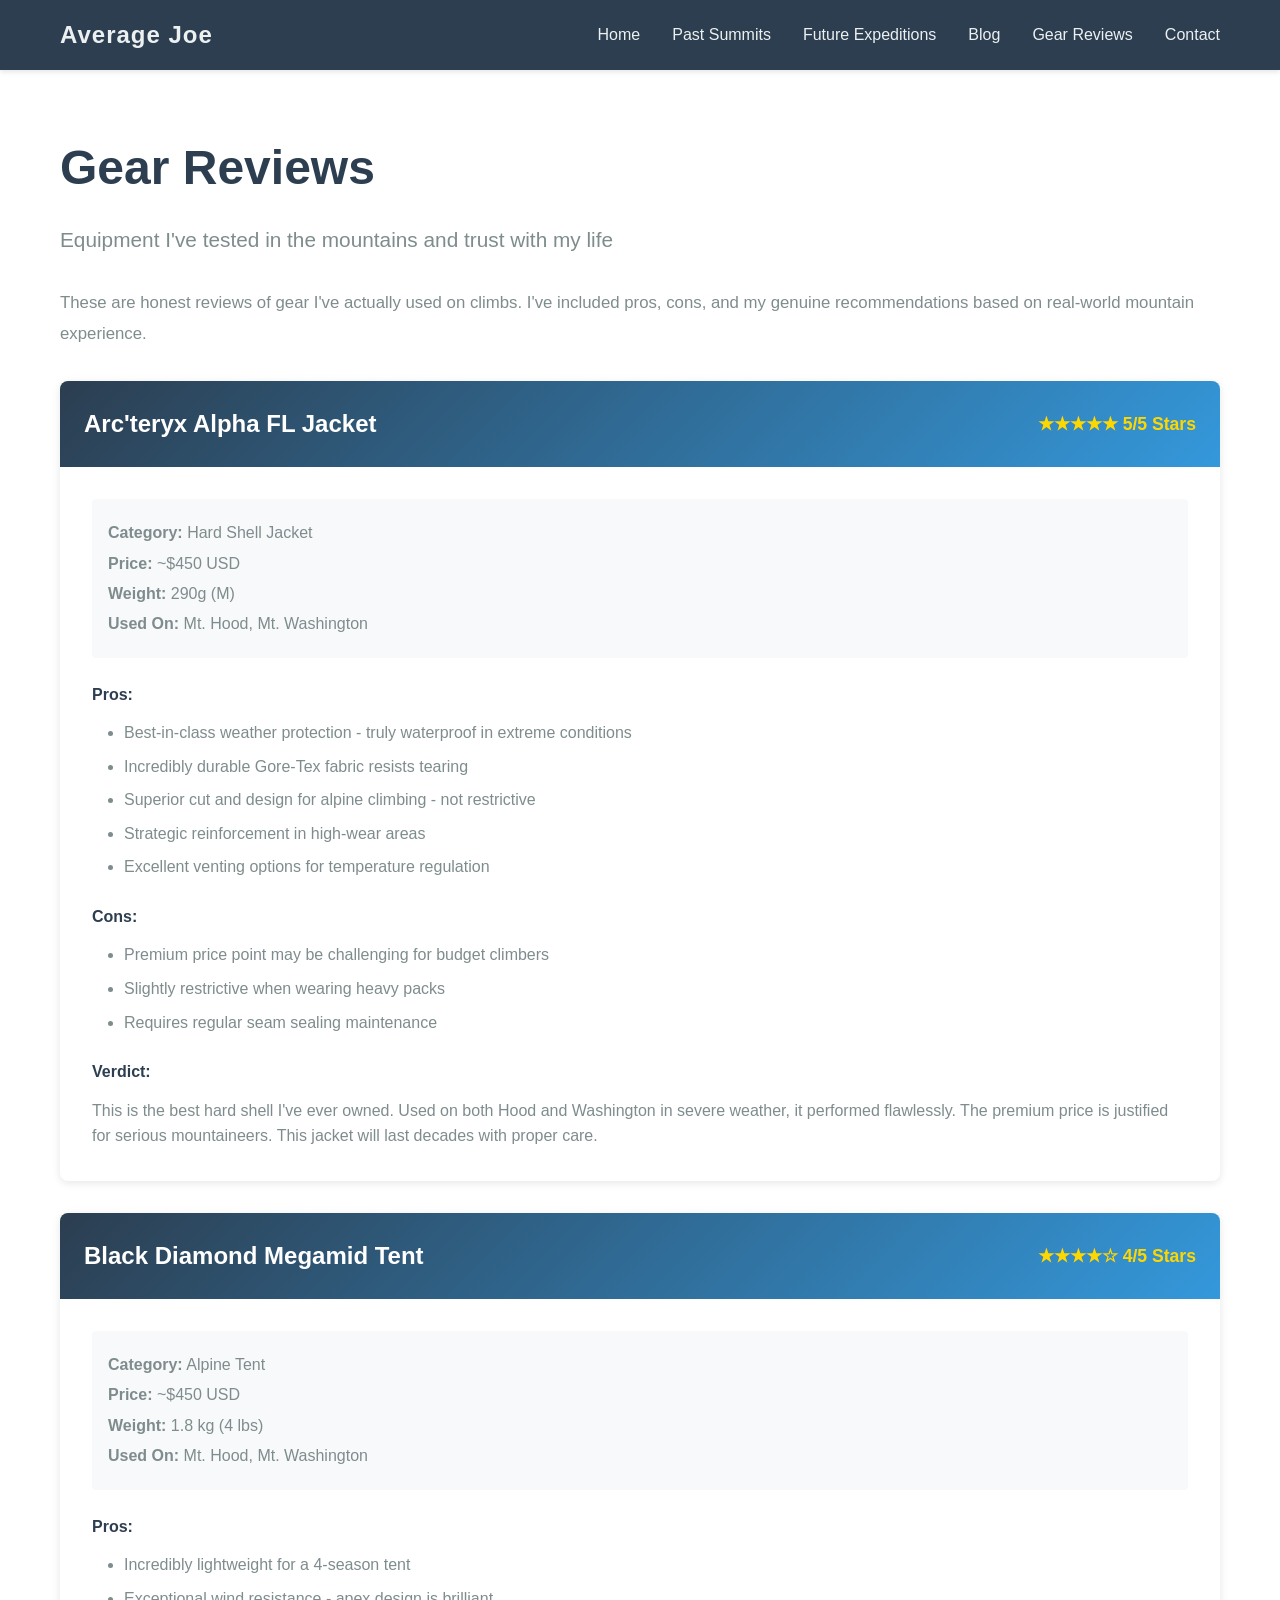
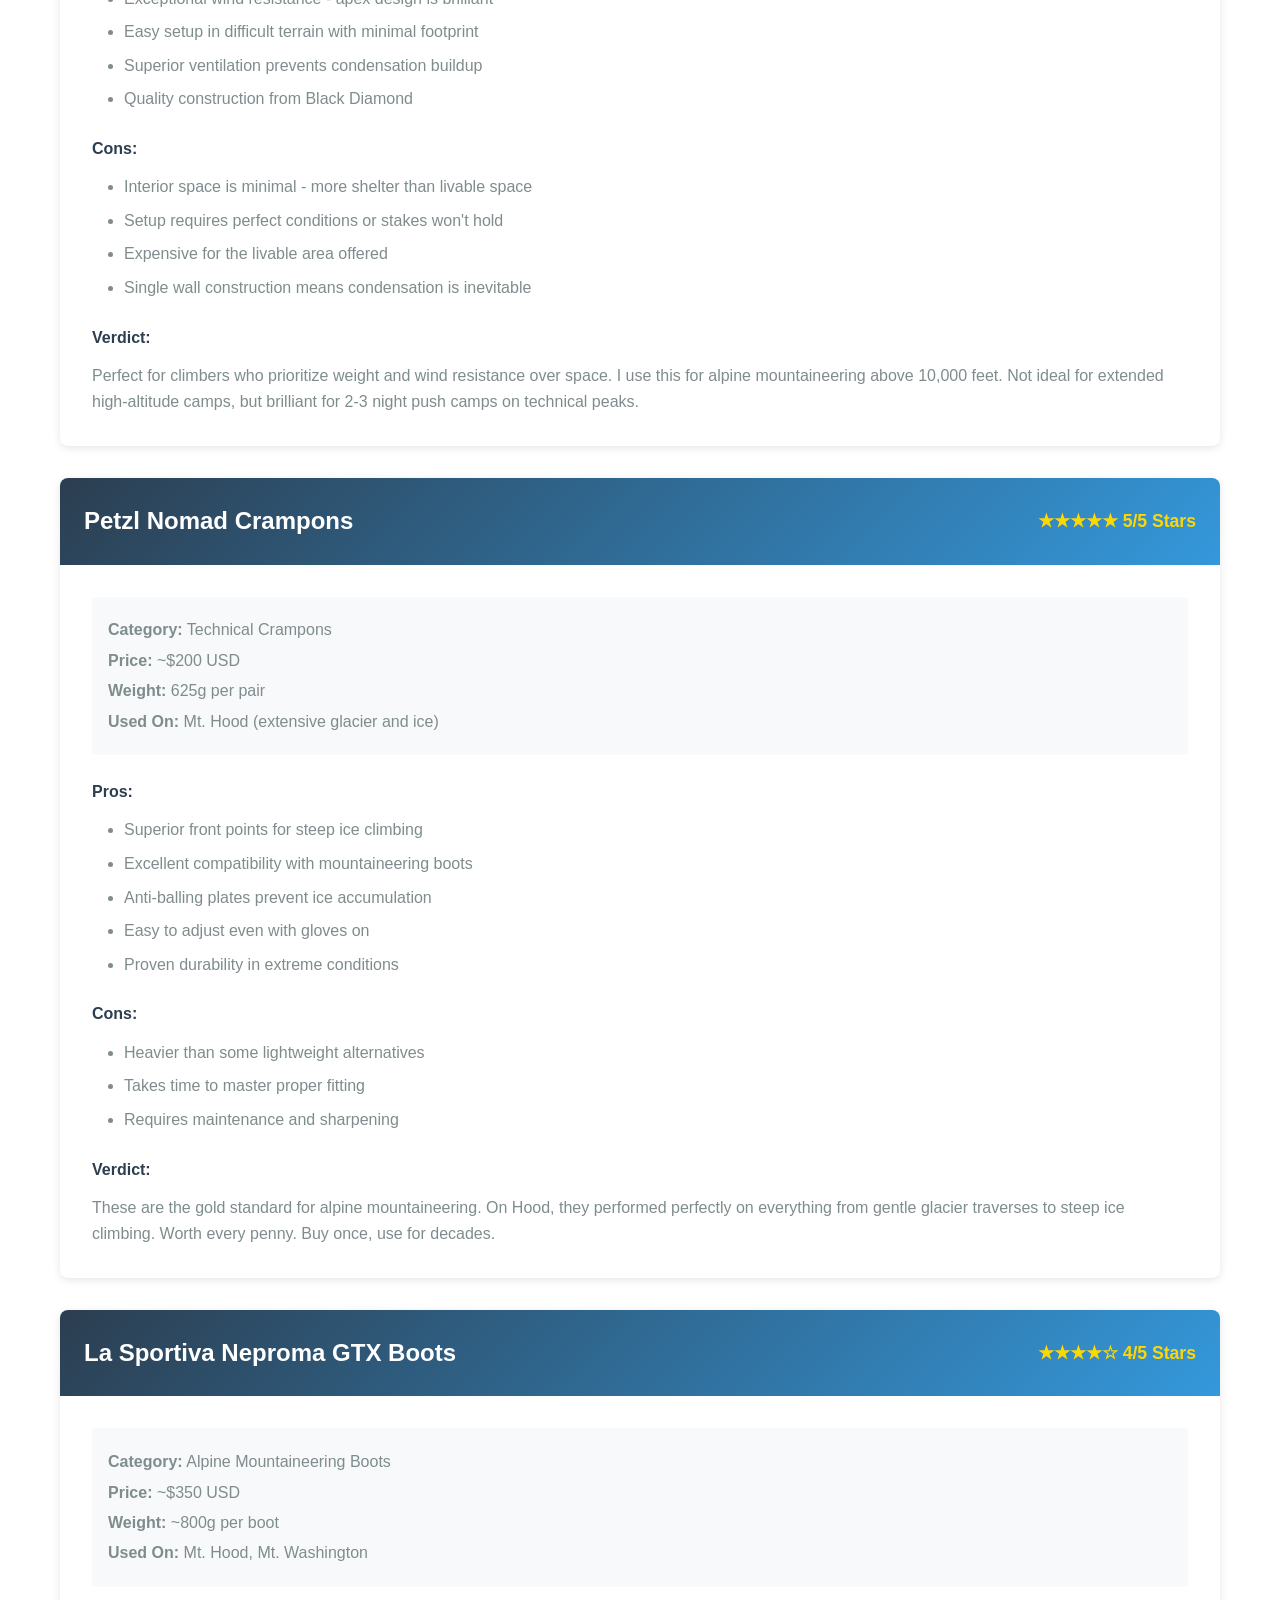
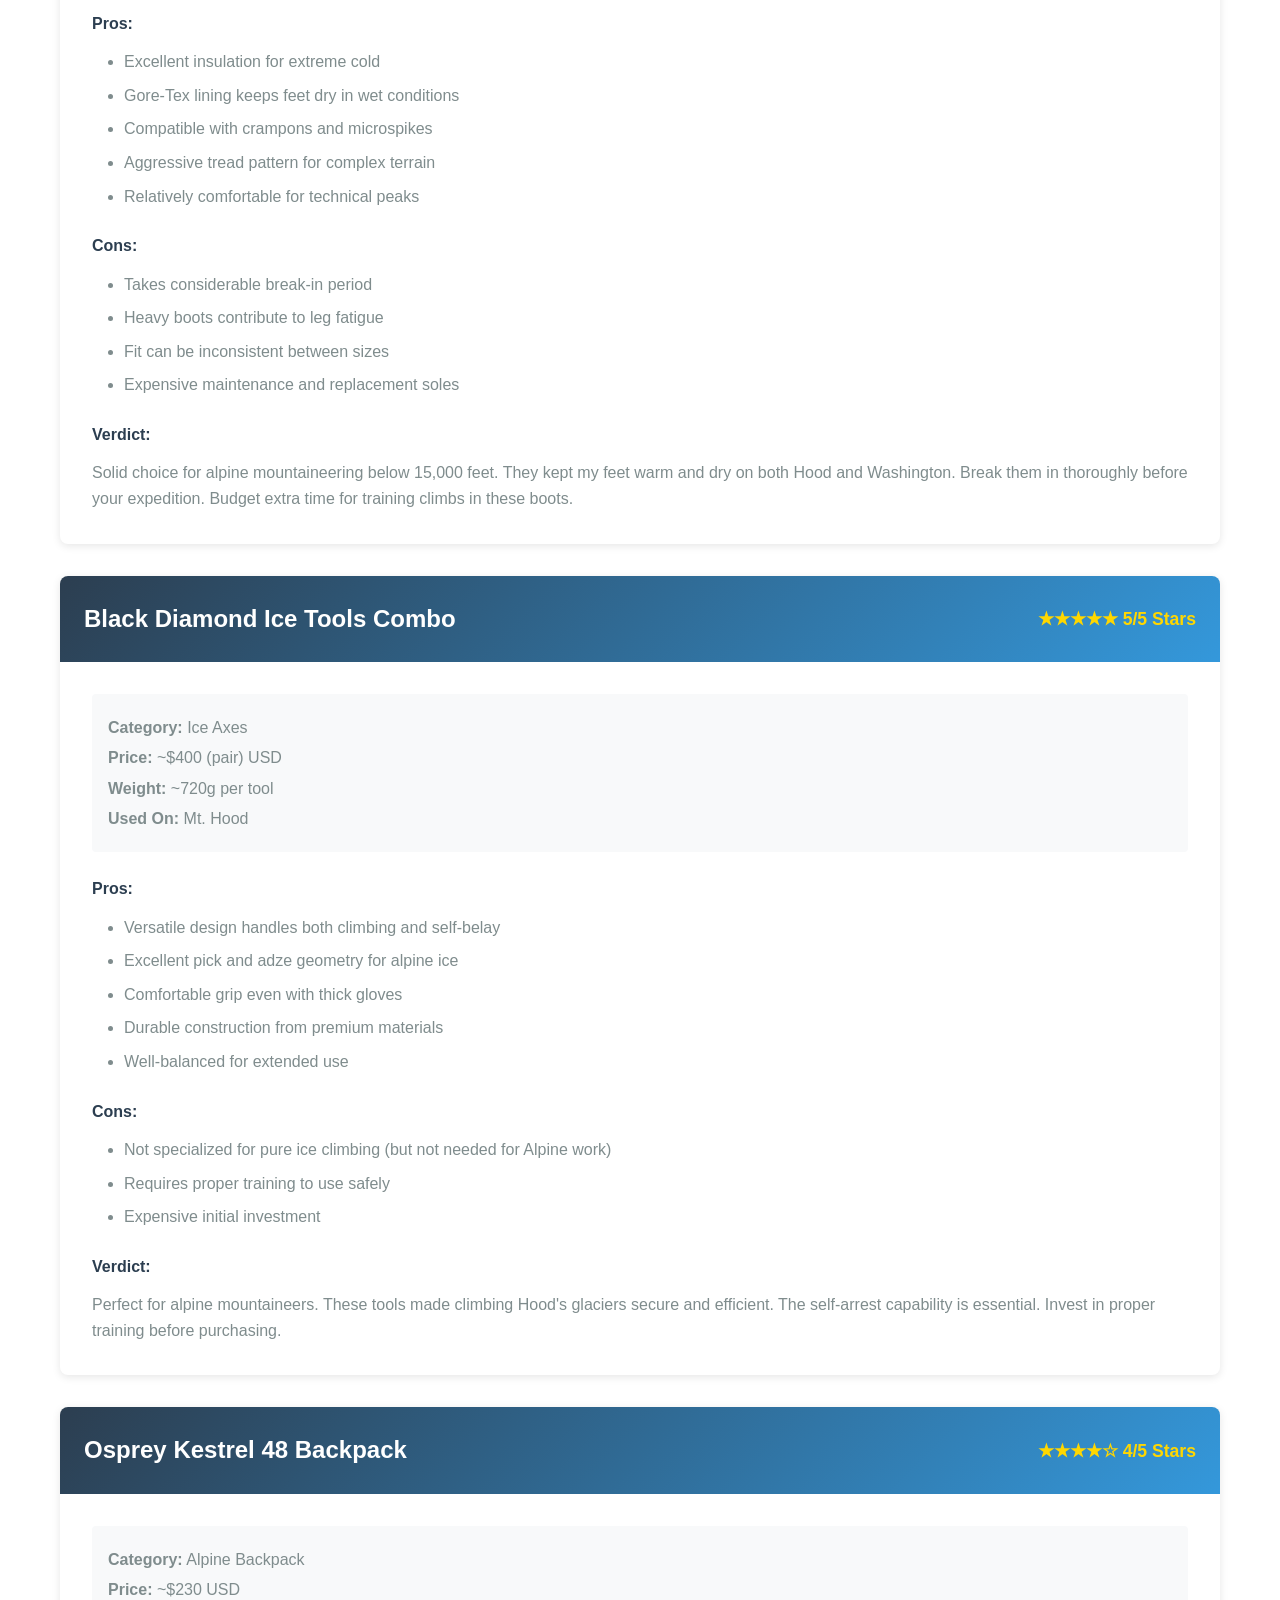
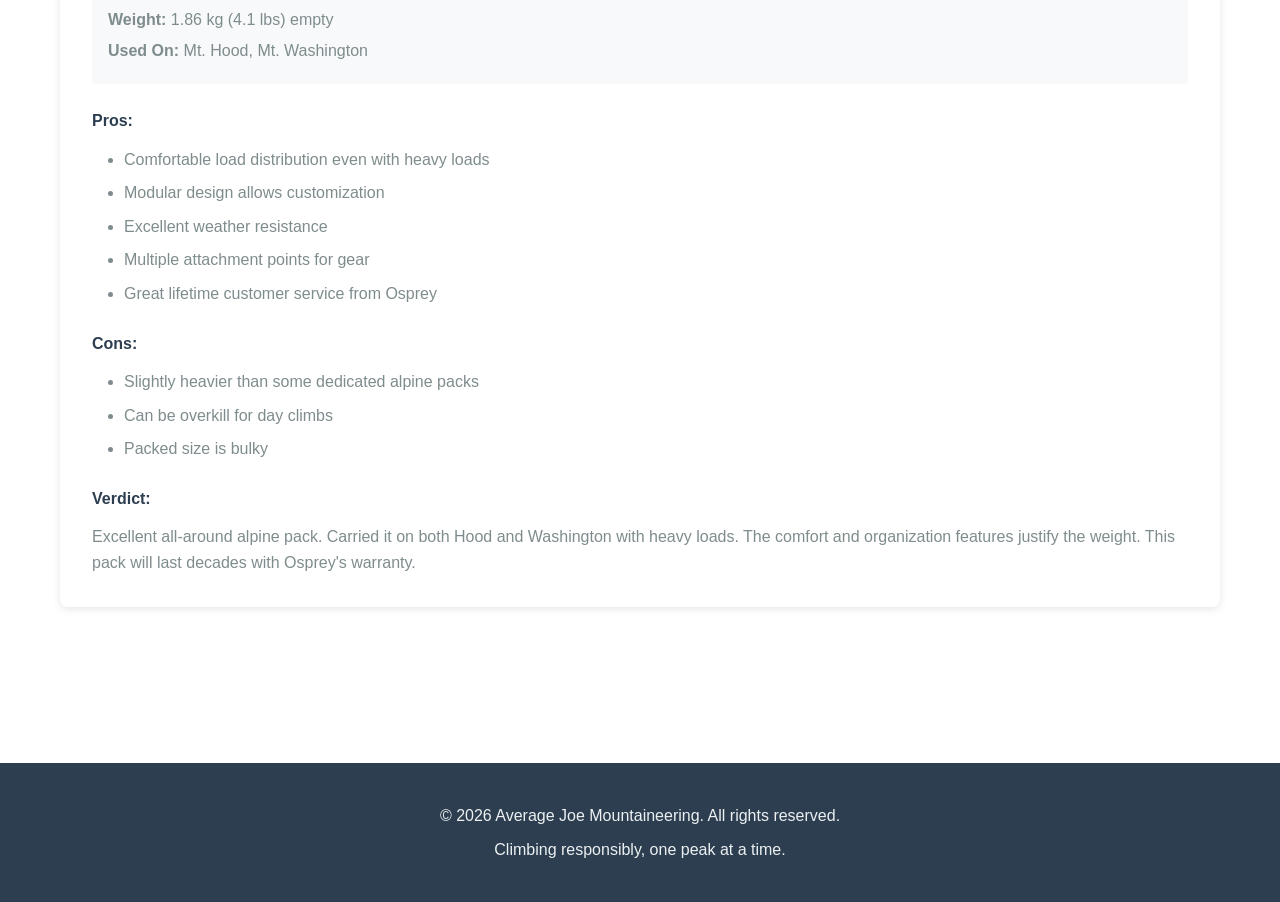
<file: gear-reviews.html>
<!DOCTYPE html>
<html lang="en">
<head>
    <meta charset="UTF-8">
    <meta name="viewport" content="width=device-width, initial-scale=1.0">
    <title>Gear Reviews - Average Joe Mountaineering</title>
    <link rel="stylesheet" href="styles.css">
</head>
<body>
    <!-- Navigation -->
    <nav class="navbar">
        <div class="nav-container">
            <div class="nav-brand">Average Joe</div>
            <ul class="nav-menu">
                <li><a href="index.html">Home</a></li>
                <li><a href="past-summits.html">Past Summits</a></li>
                <li><a href="future-expeditions.html">Future Expeditions</a></li>
                <li><a href="blog.html">Blog</a></li>
                <li><a href="gear-reviews.html">Gear Reviews</a></li>
                <li><a href="contact.html">Contact</a></li>
            </ul>
        </div>
    </nav>

    <!-- Page Content -->
    <section class="page-section">
        <div class="container">
            <h1>Gear Reviews</h1>
            <p class="subtitle">Equipment I've tested in the mountains and trust with my life</p>
            <p class="gear-intro">These are honest reviews of gear I've actually used on climbs. I've included pros, cons, and my genuine recommendations based on real-world mountain experience.</p>

            <!-- Gear 1 -->
            <div class="gear-card">
                <div class="gear-header">
                    <h3>Arc'teryx Alpha FL Jacket</h3>
                    <div class="gear-rating">★★★★★ 5/5 Stars</div>
                </div>
                <div class="gear-body">
                    <div class="gear-specs">
                        <p><strong>Category:</strong> Hard Shell Jacket</p>
                        <p><strong>Price:</strong> ~$450 USD</p>
                        <p><strong>Weight:</strong> 290g (M)</p>
                        <p><strong>Used On:</strong> Mt. Hood, Mt. Washington</p>
                    </div>
                    <h4>Pros:</h4>
                    <ul>
                        <li>Best-in-class weather protection - truly waterproof in extreme conditions</li>
                        <li>Incredibly durable Gore-Tex fabric resists tearing</li>
                        <li>Superior cut and design for alpine climbing - not restrictive</li>
                        <li>Strategic reinforcement in high-wear areas</li>
                        <li>Excellent venting options for temperature regulation</li>
                    </ul>
                    <h4>Cons:</h4>
                    <ul>
                        <li>Premium price point may be challenging for budget climbers</li>
                        <li>Slightly restrictive when wearing heavy packs</li>
                        <li>Requires regular seam sealing maintenance</li>
                    </ul>
                    <h4>Verdict:</h4>
                    <p>This is the best hard shell I've ever owned. Used on both Hood and Washington in severe weather, it performed flawlessly. The premium price is justified for serious mountaineers. This jacket will last decades with proper care.</p>
                </div>
            </div>

            <!-- Gear 2 -->
            <div class="gear-card">
                <div class="gear-header">
                    <h3>Black Diamond Megamid Tent</h3>
                    <div class="gear-rating">★★★★☆ 4/5 Stars</div>
                </div>
                <div class="gear-body">
                    <div class="gear-specs">
                        <p><strong>Category:</strong> Alpine Tent</p>
                        <p><strong>Price:</strong> ~$450 USD</p>
                        <p><strong>Weight:</strong> 1.8 kg (4 lbs)</p>
                        <p><strong>Used On:</strong> Mt. Hood, Mt. Washington</p>
                    </div>
                    <h4>Pros:</h4>
                    <ul>
                        <li>Incredibly lightweight for a 4-season tent</li>
                        <li>Exceptional wind resistance - apex design is brilliant</li>
                        <li>Easy setup in difficult terrain with minimal footprint</li>
                        <li>Superior ventilation prevents condensation buildup</li>
                        <li>Quality construction from Black Diamond</li>
                    </ul>
                    <h4>Cons:</h4>
                    <ul>
                        <li>Interior space is minimal - more shelter than livable space</li>
                        <li>Setup requires perfect conditions or stakes won't hold</li>
                        <li>Expensive for the livable area offered</li>
                        <li>Single wall construction means condensation is inevitable</li>
                    </ul>
                    <h4>Verdict:</h4>
                    <p>Perfect for climbers who prioritize weight and wind resistance over space. I use this for alpine mountaineering above 10,000 feet. Not ideal for extended high-altitude camps, but brilliant for 2-3 night push camps on technical peaks.</p>
                </div>
            </div>

            <!-- Gear 3 -->
            <div class="gear-card">
                <div class="gear-header">
                    <h3>Petzl Nomad Crampons</h3>
                    <div class="gear-rating">★★★★★ 5/5 Stars</div>
                </div>
                <div class="gear-body">
                    <div class="gear-specs">
                        <p><strong>Category:</strong> Technical Crampons</p>
                        <p><strong>Price:</strong> ~$200 USD</p>
                        <p><strong>Weight:</strong> 625g per pair</p>
                        <p><strong>Used On:</strong> Mt. Hood (extensive glacier and ice)</p>
                    </div>
                    <h4>Pros:</h4>
                    <ul>
                        <li>Superior front points for steep ice climbing</li>
                        <li>Excellent compatibility with mountaineering boots</li>
                        <li>Anti-balling plates prevent ice accumulation</li>
                        <li>Easy to adjust even with gloves on</li>
                        <li>Proven durability in extreme conditions</li>
                    </ul>
                    <h4>Cons:</h4>
                    <ul>
                        <li>Heavier than some lightweight alternatives</li>
                        <li>Takes time to master proper fitting</li>
                        <li>Requires maintenance and sharpening</li>
                    </ul>
                    <h4>Verdict:</h4>
                    <p>These are the gold standard for alpine mountaineering. On Hood, they performed perfectly on everything from gentle glacier traverses to steep ice climbing. Worth every penny. Buy once, use for decades.</p>
                </div>
            </div>

            <!-- Gear 4 -->
            <div class="gear-card">
                <div class="gear-header">
                    <h3>La Sportiva Neproma GTX Boots</h3>
                    <div class="gear-rating">★★★★☆ 4/5 Stars</div>
                </div>
                <div class="gear-body">
                    <div class="gear-specs">
                        <p><strong>Category:</strong> Alpine Mountaineering Boots</p>
                        <p><strong>Price:</strong> ~$350 USD</p>
                        <p><strong>Weight:</strong> ~800g per boot</p>
                        <p><strong>Used On:</strong> Mt. Hood, Mt. Washington</p>
                    </div>
                    <h4>Pros:</h4>
                    <ul>
                        <li>Excellent insulation for extreme cold</li>
                        <li>Gore-Tex lining keeps feet dry in wet conditions</li>
                        <li>Compatible with crampons and microspikes</li>
                        <li>Aggressive tread pattern for complex terrain</li>
                        <li>Relatively comfortable for technical peaks</li>
                    </ul>
                    <h4>Cons:</h4>
                    <ul>
                        <li>Takes considerable break-in period</li>
                        <li>Heavy boots contribute to leg fatigue</li>
                        <li>Fit can be inconsistent between sizes</li>
                        <li>Expensive maintenance and replacement soles</li>
                    </ul>
                    <h4>Verdict:</h4>
                    <p>Solid choice for alpine mountaineering below 15,000 feet. They kept my feet warm and dry on both Hood and Washington. Break them in thoroughly before your expedition. Budget extra time for training climbs in these boots.</p>
                </div>
            </div>

            <!-- Gear 5 -->
            <div class="gear-card">
                <div class="gear-header">
                    <h3>Black Diamond Ice Tools Combo</h3>
                    <div class="gear-rating">★★★★★ 5/5 Stars</div>
                </div>
                <div class="gear-body">
                    <div class="gear-specs">
                        <p><strong>Category:</strong> Ice Axes</p>
                        <p><strong>Price:</strong> ~$400 (pair) USD</p>
                        <p><strong>Weight:</strong> ~720g per tool</p>
                        <p><strong>Used On:</strong> Mt. Hood</p>
                    </div>
                    <h4>Pros:</h4>
                    <ul>
                        <li>Versatile design handles both climbing and self-belay</li>
                        <li>Excellent pick and adze geometry for alpine ice</li>
                        <li>Comfortable grip even with thick gloves</li>
                        <li>Durable construction from premium materials</li>
                        <li>Well-balanced for extended use</li>
                    </ul>
                    <h4>Cons:</h4>
                    <ul>
                        <li>Not specialized for pure ice climbing (but not needed for Alpine work)</li>
                        <li>Requires proper training to use safely</li>
                        <li>Expensive initial investment</li>
                    </ul>
                    <h4>Verdict:</h4>
                    <p>Perfect for alpine mountaineers. These tools made climbing Hood's glaciers secure and efficient. The self-arrest capability is essential. Invest in proper training before purchasing.</p>
                </div>
            </div>

            <!-- Gear 6 -->
            <div class="gear-card">
                <div class="gear-header">
                    <h3>Osprey Kestrel 48 Backpack</h3>
                    <div class="gear-rating">★★★★☆ 4/5 Stars</div>
                </div>
                <div class="gear-body">
                    <div class="gear-specs">
                        <p><strong>Category:</strong> Alpine Backpack</p>
                        <p><strong>Price:</strong> ~$230 USD</p>
                        <p><strong>Weight:</strong> 1.86 kg (4.1 lbs) empty</p>
                        <p><strong>Used On:</strong> Mt. Hood, Mt. Washington</p>
                    </div>
                    <h4>Pros:</h4>
                    <ul>
                        <li>Comfortable load distribution even with heavy loads</li>
                        <li>Modular design allows customization</li>
                        <li>Excellent weather resistance</li>
                        <li>Multiple attachment points for gear</li>
                        <li>Great lifetime customer service from Osprey</li>
                    </ul>
                    <h4>Cons:</h4>
                    <ul>
                        <li>Slightly heavier than some dedicated alpine packs</li>
                        <li>Can be overkill for day climbs</li>
                        <li>Packed size is bulky</li>
                    </ul>
                    <h4>Verdict:</h4>
                    <p>Excellent all-around alpine pack. Carried it on both Hood and Washington with heavy loads. The comfort and organization features justify the weight. This pack will last decades with Osprey's warranty.</p>
                </div>
            </div>
        </div>
    </section>

    <!-- Footer -->
    <footer class="footer">
        <div class="container">
            <p>&copy; 2026 Average Joe Mountaineering. All rights reserved.</p>
            <p>Climbing responsibly, one peak at a time.</p>
        </div>
    </footer>

    <script src="script.js"></script>
</body>
</html>
</file>
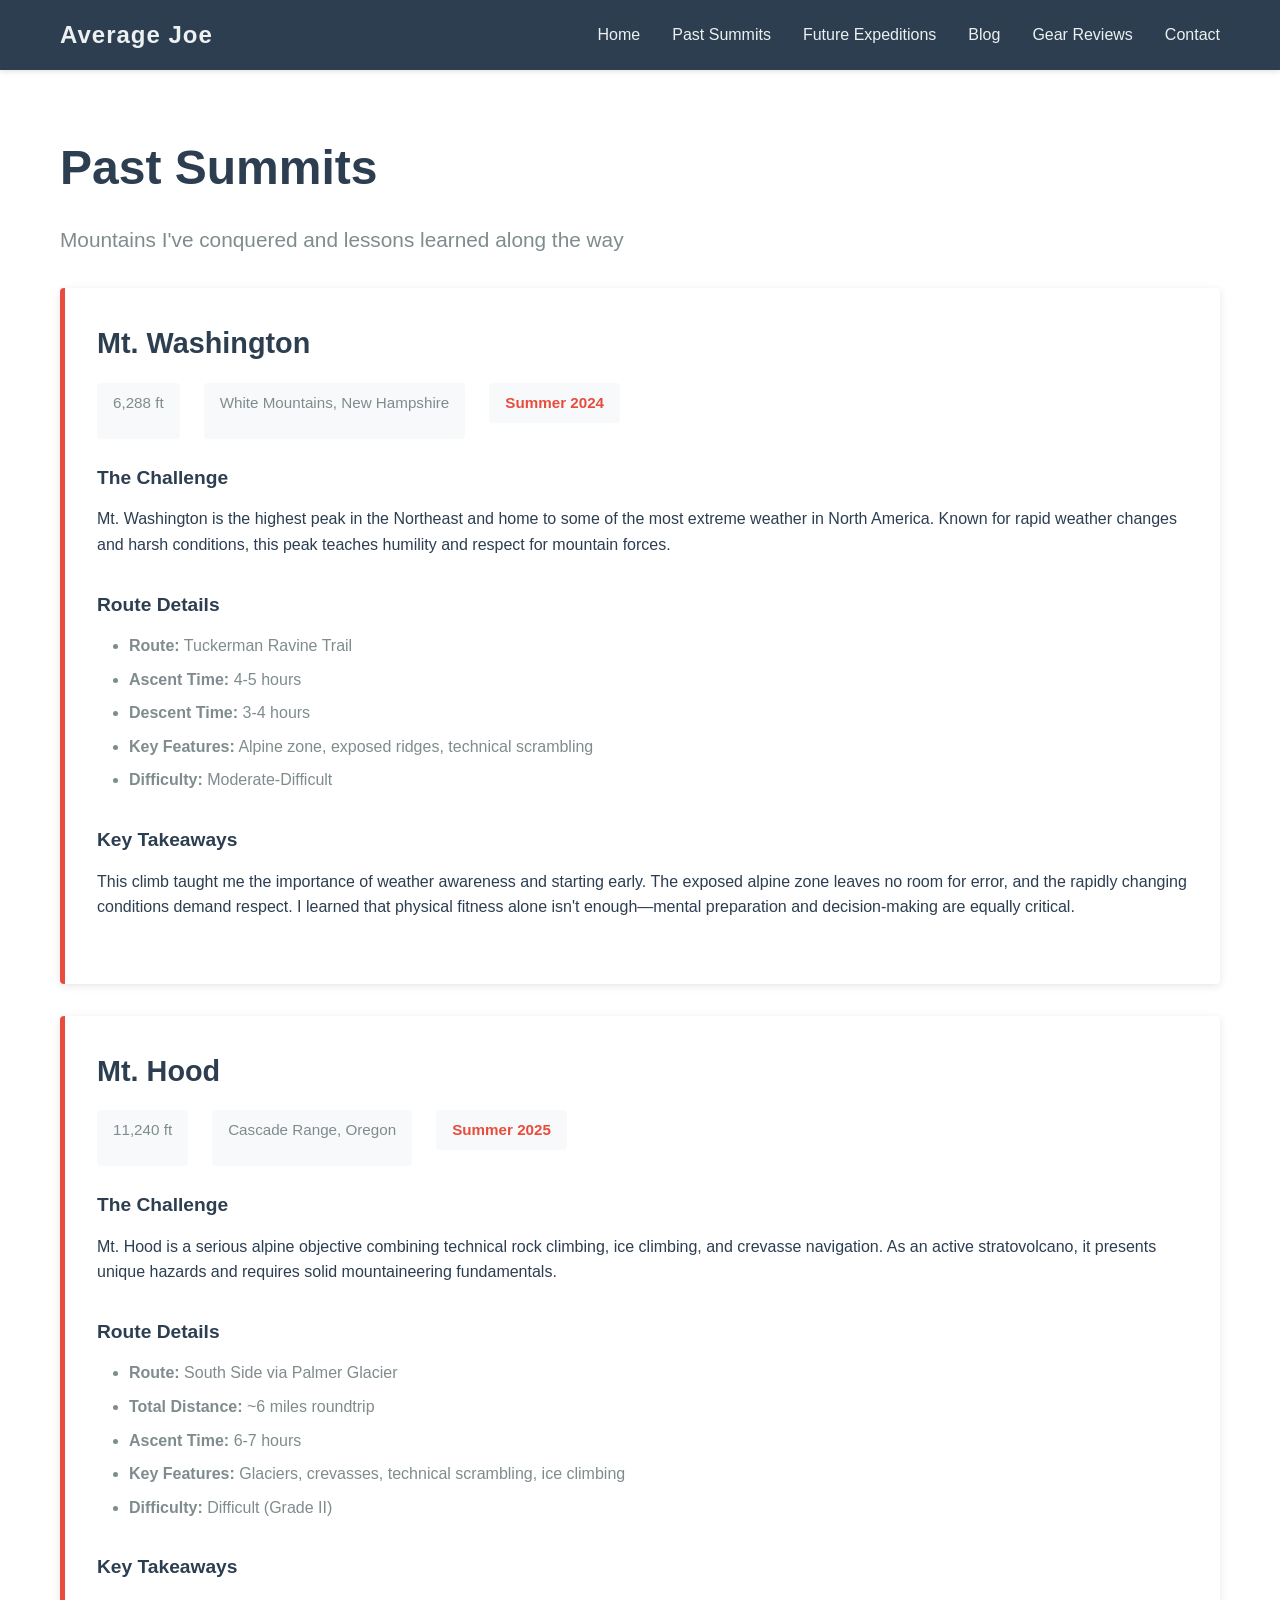
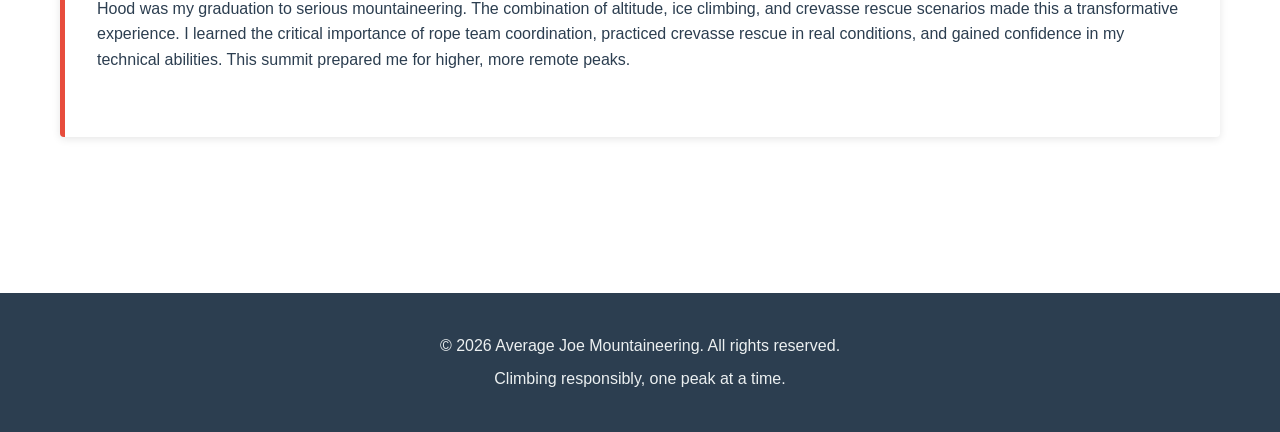
<file: past-summits.html>
<!DOCTYPE html>
<html lang="en">
<head>
    <meta charset="UTF-8">
    <meta name="viewport" content="width=device-width, initial-scale=1.0">
    <title>Past Summits - Average Joe Mountaineering</title>
    <link rel="stylesheet" href="styles.css">
</head>
<body>
    <!-- Navigation -->
    <nav class="navbar">
        <div class="nav-container">
            <div class="nav-brand">Average Joe</div>
            <ul class="nav-menu">
                <li><a href="index.html">Home</a></li>
                <li><a href="past-summits.html">Past Summits</a></li>
                <li><a href="future-expeditions.html">Future Expeditions</a></li>
                <li><a href="blog.html">Blog</a></li>
                <li><a href="gear-reviews.html">Gear Reviews</a></li>
                <li><a href="contact.html">Contact</a></li>
            </ul>
        </div>
    </nav>

    <!-- Page Content -->
    <section class="page-section">
        <div class="container">
            <h1>Past Summits</h1>
            <p class="subtitle">Mountains I've conquered and lessons learned along the way</p>

            <!-- Summit 1 -->
            <div class="summit-card">
                <div class="summit-header-card">
                    <h2>Mt. Washington</h2>
                    <div class="summit-meta">
                        <span class="elevation">6,288 ft</span>
                        <span class="location">White Mountains, New Hampshire</span>
                        <span class="date">Summer 2024</span>
                    </div>
                </div>
                <div class="summit-details">
                    <div class="detail-section">
                        <h3>The Challenge</h3>
                        <p>Mt. Washington is the highest peak in the Northeast and home to some of the most extreme weather in North America. Known for rapid weather changes and harsh conditions, this peak teaches humility and respect for mountain forces.</p>
                    </div>
                    <div class="detail-section">
                        <h3>Route Details</h3>
                        <ul>
                            <li><strong>Route:</strong> Tuckerman Ravine Trail</li>
                            <li><strong>Ascent Time:</strong> 4-5 hours</li>
                            <li><strong>Descent Time:</strong> 3-4 hours</li>
                            <li><strong>Key Features:</strong> Alpine zone, exposed ridges, technical scrambling</li>
                            <li><strong>Difficulty:</strong> Moderate-Difficult</li>
                        </ul>
                    </div>
                    <div class="detail-section">
                        <h3>Key Takeaways</h3>
                        <p>This climb taught me the importance of weather awareness and starting early. The exposed alpine zone leaves no room for error, and the rapidly changing conditions demand respect. I learned that physical fitness alone isn't enough—mental preparation and decision-making are equally critical.</p>
                    </div>
                </div>
            </div>

            <!-- Summit 2 -->
            <div class="summit-card">
                <div class="summit-header-card">
                    <h2>Mt. Hood</h2>
                    <div class="summit-meta">
                        <span class="elevation">11,240 ft</span>
                        <span class="location">Cascade Range, Oregon</span>
                        <span class="date">Summer 2025</span>
                    </div>
                </div>
                <div class="summit-details">
                    <div class="detail-section">
                        <h3>The Challenge</h3>
                        <p>Mt. Hood is a serious alpine objective combining technical rock climbing, ice climbing, and crevasse navigation. As an active stratovolcano, it presents unique hazards and requires solid mountaineering fundamentals.</p>
                    </div>
                    <div class="detail-section">
                        <h3>Route Details</h3>
                        <ul>
                            <li><strong>Route:</strong> South Side via Palmer Glacier</li>
                            <li><strong>Total Distance:</strong> ~6 miles roundtrip</li>
                            <li><strong>Ascent Time:</strong> 6-7 hours</li>
                            <li><strong>Key Features:</strong> Glaciers, crevasses, technical scrambling, ice climbing</li>
                            <li><strong>Difficulty:</strong> Difficult (Grade II)</li>
                        </ul>
                    </div>
                    <div class="detail-section">
                        <h3>Key Takeaways</h3>
                        <p>Hood was my graduation to serious mountaineering. The combination of altitude, ice climbing, and crevasse rescue scenarios made this a transformative experience. I learned the critical importance of rope team coordination, practiced crevasse rescue in real conditions, and gained confidence in my technical abilities. This summit prepared me for higher, more remote peaks.</p>
                    </div>
                </div>
            </div>
        </div>
    </section>

    <!-- Footer -->
    <footer class="footer">
        <div class="container">
            <p>&copy; 2026 Average Joe Mountaineering. All rights reserved.</p>
            <p>Climbing responsibly, one peak at a time.</p>
        </div>
    </footer>

    <script src="script.js"></script>
</body>
</html>
</file>
<file: styles.css>
/* Root Variables */
:root {
    --primary-color: #2c3e50;
    --secondary-color: #e74c3c;
    --accent-color: #3498db;
    --text-dark: #2c3e50;
    --text-light: #ecf0f1;
    --text-muted: #7f8c8d;
    --bg-light: #f8f9fa;
    --bg-dark: #2c3e50;
    --border-color: #e0e0e0;
    --success-color: #27ae60;
}

/* Global Styles */
* {
    margin: 0;
    padding: 0;
    box-sizing: border-box;
}

html {
    scroll-behavior: smooth;
}

body {
    font-family: 'Segoe UI', Tahoma, Geneva, Verdana, sans-serif;
    line-height: 1.6;
    color: var(--text-dark);
    background-color: #ffffff;
}

.container {
    max-width: 1200px;
    margin: 0 auto;
    padding: 0 20px;
}

/* Navigation */
.navbar {
    background-color: var(--primary-color);
    padding: 1rem 0;
    position: sticky;
    top: 0;
    z-index: 1000;
    box-shadow: 0 2px 5px rgba(0, 0, 0, 0.1);
}

.nav-container {
    max-width: 1200px;
    margin: 0 auto;
    padding: 0 20px;
    display: flex;
    justify-content: space-between;
    align-items: center;
}

.nav-brand {
    font-size: 1.5rem;
    font-weight: bold;
    color: var(--text-light);
    letter-spacing: 1px;
}

.nav-menu {
    display: flex;
    list-style: none;
    gap: 2rem;
    flex-wrap: wrap;
}

.nav-menu a {
    color: var(--text-light);
    text-decoration: none;
    transition: color 0.3s ease;
    font-weight: 500;
}

.nav-menu a:hover {
    color: var(--secondary-color);
}

/* Hero Section */
.hero {
    background: linear-gradient(rgba(0, 0, 0, 0.5), rgba(0, 0, 0, 0.5)), 
                url('https://images.unsplash.com/photo-1506905925346-21bda4d32df4?w=1200&h=600&fit=crop') center/cover;
    color: var(--text-light);
    padding: 150px 20px;
    text-align: center;
    position: relative;
    min-height: 600px;
    display: flex;
    align-items: center;
    justify-content: center;
}

.hero-content {
    z-index: 10;
    max-width: 800px;
}

.hero h1 {
    font-size: 3.5rem;
    margin-bottom: 1rem;
    text-shadow: 2px 2px 4px rgba(0, 0, 0, 0.3);
    animation: slideDown 0.8s ease-out;
}

.hero .tagline {
    font-size: 1.5rem;
    margin-bottom: 2rem;
    text-shadow: 1px 1px 3px rgba(0, 0, 0, 0.3);
    animation: slideUp 0.8s ease-out 0.2s both;
}

.cta-button {
    display: inline-block;
    background-color: var(--secondary-color);
    color: white;
    padding: 15px 40px;
    border-radius: 50px;
    text-decoration: none;
    font-weight: bold;
    transition: all 0.3s ease;
    box-shadow: 0 4px 15px rgba(231, 76, 60, 0.4);
    animation: slideUp 0.8s ease-out 0.4s both;
}

.cta-button:hover {
    background-color: #c0392b;
    transform: translateY(-3px);
    box-shadow: 0 6px 20px rgba(231, 76, 60, 0.6);
}

/* Featured Section */
.featured-section {
    padding: 80px 20px;
    background-color: var(--bg-light);
}

.featured-section h2 {
    text-align: center;
    font-size: 2.5rem;
    margin-bottom: 3rem;
    color: var(--primary-color);
}

.featured-grid {
    display: grid;
    grid-template-columns: repeat(auto-fit, minmax(300px, 1fr));
    gap: 2rem;
}

.featured-card {
    background: white;
    border-radius: 8px;
    overflow: hidden;
    box-shadow: 0 4px 6px rgba(0, 0, 0, 0.1);
    transition: all 0.3s ease;
}

.featured-card:hover {
    transform: translateY(-5px);
    box-shadow: 0 8px 15px rgba(0, 0, 0, 0.2);
}

.card-header {
    padding: 1.5rem;
    color: white;
}

.summit-header {
    background: linear-gradient(135deg, #8B4513, #A0522D);
}

.expedition-header {
    background: linear-gradient(135deg, #1e3a8a, #3b82f6);
}

.blog-header {
    background: linear-gradient(135deg, #7c2d12, #ea580c);
}

.card-header h3 {
    font-size: 1.1rem;
    margin-bottom: 0.5rem;
}

.card-body {
    padding: 1.5rem;
}

.card-body h4 {
    color: var(--primary-color);
    margin-bottom: 0.5rem;
    font-size: 1.2rem;
}

.peak-info, .article-date {
    color: var(--text-muted);
    font-size: 0.9rem;
    display: block;
    margin-bottom: 1rem;
}

.card-body p {
    color: var(--text-muted);
    margin-bottom: 1rem;
    line-height: 1.6;
}

.card-link {
    color: var(--secondary-color);
    text-decoration: none;
    font-weight: bold;
    transition: color 0.3s ease;
}

.card-link:hover {
    color: #c0392b;
}

/* Stats Section */
.stats-section {
    padding: 60px 20px;
    background-color: var(--primary-color);
    color: white;
}

.stats-grid {
    display: grid;
    grid-template-columns: repeat(auto-fit, minmax(200px, 1fr));
    gap: 2rem;
    text-align: center;
}

.stat-card {
    padding: 2rem;
    background-color: rgba(255, 255, 255, 0.1);
    border-radius: 8px;
    transition: all 0.3s ease;
}

.stat-card:hover {
    background-color: rgba(255, 255, 255, 0.2);
    transform: scale(1.05);
}

.stat-number {
    font-size: 2.5rem;
    font-weight: bold;
    color: var(--secondary-color);
    margin-bottom: 0.5rem;
}

.stat-label {
    font-size: 1rem;
    color: rgba(255, 255, 255, 0.9);
}

/* About Section */
.about-section {
    padding: 80px 20px;
}

.about-section h2 {
    text-align: center;
    font-size: 2.5rem;
    margin-bottom: 3rem;
    color: var(--primary-color);
}

.about-content {
    max-width: 800px;
    margin: 0 auto;
    line-height: 1.8;
    color: var(--text-muted);
}

.about-content p {
    margin-bottom: 1.5rem;
    font-size: 1.05rem;
}

/* CTA Section */
.cta-section {
    background-color: var(--bg-light);
    padding: 60px 20px;
    text-align: center;
}

.cta-section h2 {
    font-size: 2rem;
    color: var(--primary-color);
    margin-bottom: 1rem;
}

.cta-section p {
    color: var(--text-muted);
    font-size: 1.1rem;
    margin-bottom: 2rem;
}

.cta-buttons {
    display: flex;
    justify-content: center;
    gap: 1rem;
    flex-wrap: wrap;
}

.btn {
    display: inline-block;
    padding: 12px 30px;
    border-radius: 50px;
    text-decoration: none;
    font-weight: bold;
    transition: all 0.3s ease;
}

.btn-primary {
    background-color: var(--secondary-color);
    color: white;
}

.btn-primary:hover {
    background-color: #c0392b;
    transform: translateY(-3px);
}

.btn-secondary {
    background-color: transparent;
    color: var(--secondary-color);
    border: 2px solid var(--secondary-color);
}

.btn-secondary:hover {
    background-color: var(--secondary-color);
    color: white;
}

/* Page Section */
.page-section {
    min-height: 80vh;
    padding: 60px 20px;
}

.page-section h1 {
    font-size: 3rem;
    color: var(--primary-color);
    margin-bottom: 1rem;
}

.subtitle {
    font-size: 1.3rem;
    color: var(--text-muted);
    margin-bottom: 2rem;
    max-width: 600px;
}

.expedition-intro, .gear-intro {
    color: var(--text-muted);
    font-size: 1.05rem;
    margin-bottom: 2rem;
    line-height: 1.8;
}

/* Summit Cards */
.summit-card {
    background: white;
    border-left: 5px solid var(--secondary-color);
    padding: 2rem;
    margin-bottom: 2rem;
    border-radius: 4px;
    box-shadow: 0 2px 8px rgba(0, 0, 0, 0.1);
}

.summit-header-card h2 {
    color: var(--primary-color);
    margin-bottom: 1rem;
    font-size: 1.8rem;
}

.summit-meta {
    display: flex;
    gap: 1.5rem;
    flex-wrap: wrap;
    margin-bottom: 1.5rem;
    font-size: 0.95rem;
}

.elevation, .location, .date, .season {
    padding: 0.5rem 1rem;
    background-color: var(--bg-light);
    border-radius: 4px;
    color: var(--text-muted);
}

.summit-details {
    margin-top: 1.5rem;
}

.detail-section {
    margin-bottom: 2rem;
}

.detail-section h3 {
    color: var(--primary-color);
    margin-bottom: 0.8rem;
    font-size: 1.2rem;
}

.detail-section ul {
    margin-left: 2rem;
    color: var(--text-muted);
}

.detail-section li {
    margin-bottom: 0.5rem;
}

/* Expedition Cards */
.expedition-card {
    display: flex;
    margin-bottom: 2rem;
    background: white;
    border-radius: 8px;
    overflow: hidden;
    box-shadow: 0 2px 8px rgba(0, 0, 0, 0.1);
}

.expedition-timeline {
    background: linear-gradient(135deg, var(--primary-color), var(--accent-color));
    color: white;
    padding: 2rem;
    min-width: 120px;
    display: flex;
    align-items: center;
    justify-content: center;
    font-size: 1.5rem;
    font-weight: bold;
    text-align: center;
}

.expedition-content {
    padding: 2rem;
    flex: 1;
}

.expedition-content h2 {
    color: var(--primary-color);
    margin-bottom: 0.5rem;
}

.expedition-meta {
    display: flex;
    gap: 1rem;
    flex-wrap: wrap;
    margin-bottom: 1.5rem;
    font-size: 0.9rem;
}

.expedition-content h3 {
    color: var(--primary-color);
    margin-top: 1.5rem;
    margin-bottom: 0.5rem;
    font-size: 1.1rem;
}

.expedition-content p, .expedition-content ul {
    color: var(--text-muted);
    margin-bottom: 1rem;
    line-height: 1.6;
}

/* Blog Articles */
.blog-article {
    background: white;
    padding: 2rem;
    margin-bottom: 2rem;
    border-radius: 8px;
    border-left: 5px solid var(--accent-color);
    box-shadow: 0 2px 8px rgba(0, 0, 0, 0.1);
}

.blog-article h3 {
    color: var(--primary-color);
    font-size: 1.5rem;
    margin-bottom: 0.5rem;
}

.date {
    color: var(--secondary-color);
    font-weight: bold;
    margin-bottom: 1rem;
    display: block;
}

.blog-article p {
    color: var(--text-muted);
    margin-bottom: 1rem;
    line-height: 1.8;
}

.blog-article ul {
    margin-left: 2rem;
}

.blog-article li {
    color: var(--text-muted);
    margin-bottom: 0.5rem;
}

/* Gear Cards */
.gear-card {
    background: white;
    border-radius: 8px;
    margin-bottom: 2rem;
    box-shadow: 0 2px 8px rgba(0, 0, 0, 0.1);
    overflow: hidden;
}

.gear-header {
    background: linear-gradient(135deg, var(--primary-color), var(--accent-color));
    color: white;
    padding: 1.5rem;
    display: flex;
    justify-content: space-between;
    align-items: center;
    flex-wrap: wrap;
}

.gear-header h3 {
    margin: 0;
    font-size: 1.5rem;
}

.gear-rating {
    color: #ffd700;
    font-weight: bold;
    font-size: 1.1rem;
}

.gear-body {
    padding: 2rem;
}

.gear-specs {
    background-color: var(--bg-light);
    padding: 1rem;
    border-radius: 4px;
    margin-bottom: 1.5rem;
    color: var(--text-muted);
}

.gear-specs p {
    margin: 0.3rem 0;
}

.gear-body h4 {
    color: var(--primary-color);
    margin-top: 1.5rem;
    margin-bottom: 0.8rem;
}

.gear-body ul {
    margin-left: 2rem;
    color: var(--text-muted);
}

.gear-body li {
    margin-bottom: 0.5rem;
}

.gear-body p {
    color: var(--text-muted);
    line-height: 1.6;
}

/* Contact Form */
.contact-container {
    display: grid;
    grid-template-columns: 1fr 1fr;
    gap: 3rem;
    margin-top: 2rem;
}

.contact-info h2 {
    color: var(--primary-color);
    margin-bottom: 1rem;
}

.contact-info p {
    color: var(--text-muted);
    margin-bottom: 1.5rem;
    line-height: 1.6;
}

.info-item {
    margin-bottom: 2rem;
}

.info-item h4 {
    color: var(--primary-color);
    margin-bottom: 0.5rem;
}

.info-item p, .info-item ul {
    color: var(--text-muted);
}

.info-item ul {
    margin-left: 1.5rem;
}

.contact-form {
    background: var(--bg-light);
    padding: 2rem;
    border-radius: 8px;
}

.form-group {
    margin-bottom: 1.5rem;
}

.form-group label {
    display: block;
    color: var(--primary-color);
    font-weight: bold;
    margin-bottom: 0.5rem;
}

.form-group input,
.form-group textarea {
    width: 100%;
    padding: 10px;
    border: 1px solid var(--border-color);
    border-radius: 4px;
    font-family: inherit;
    font-size: 1rem;
    color: var(--text-dark);
}

.form-group input:focus,
.form-group textarea:focus {
    outline: none;
    border-color: var(--accent-color);
    box-shadow: 0 0 5px rgba(52, 152, 219, 0.3);
}

.submit-btn {
    background-color: var(--secondary-color);
    color: white;
    padding: 12px 30px;
    border: none;
    border-radius: 4px;
    font-weight: bold;
    cursor: pointer;
    transition: all 0.3s ease;
    width: 100%;
    font-size: 1rem;
}

.submit-btn:hover {
    background-color: #c0392b;
}

/* Footer */
.footer {
    background-color: var(--primary-color);
    color: var(--text-light);
    text-align: center;
    padding: 2rem;
    margin-top: 4rem;
}

.footer p {
    margin: 0.5rem 0;
}

/* Animations */
@keyframes slideDown {
    from {
        opacity: 0;
        transform: translateY(-30px);
    }
    to {
        opacity: 1;
        transform: translateY(0);
    }
}

@keyframes slideUp {
    from {
        opacity: 0;
        transform: translateY(30px);
    }
    to {
        opacity: 1;
        transform: translateY(0);
    }
}

/* Responsive */
@media (max-width: 768px) {
    .hero h1 {
        font-size: 2rem;
    }

    .hero .tagline {
        font-size: 1.1rem;
    }

    .nav-menu {
        gap: 1rem;
    }

    .contact-container {
        grid-template-columns: 1fr;
    }

    .expedition-card {
        flex-direction: column;
    }

    .expedition-timeline {
        min-width: auto;
    }

    .featured-section h2,
    .page-section h1 {
        font-size: 2rem;
    }

    .gear-header {
        flex-direction: column;
        align-items: flex-start;
    }

    .gear-rating {
        margin-top: 1rem;
    }
}
</file>
